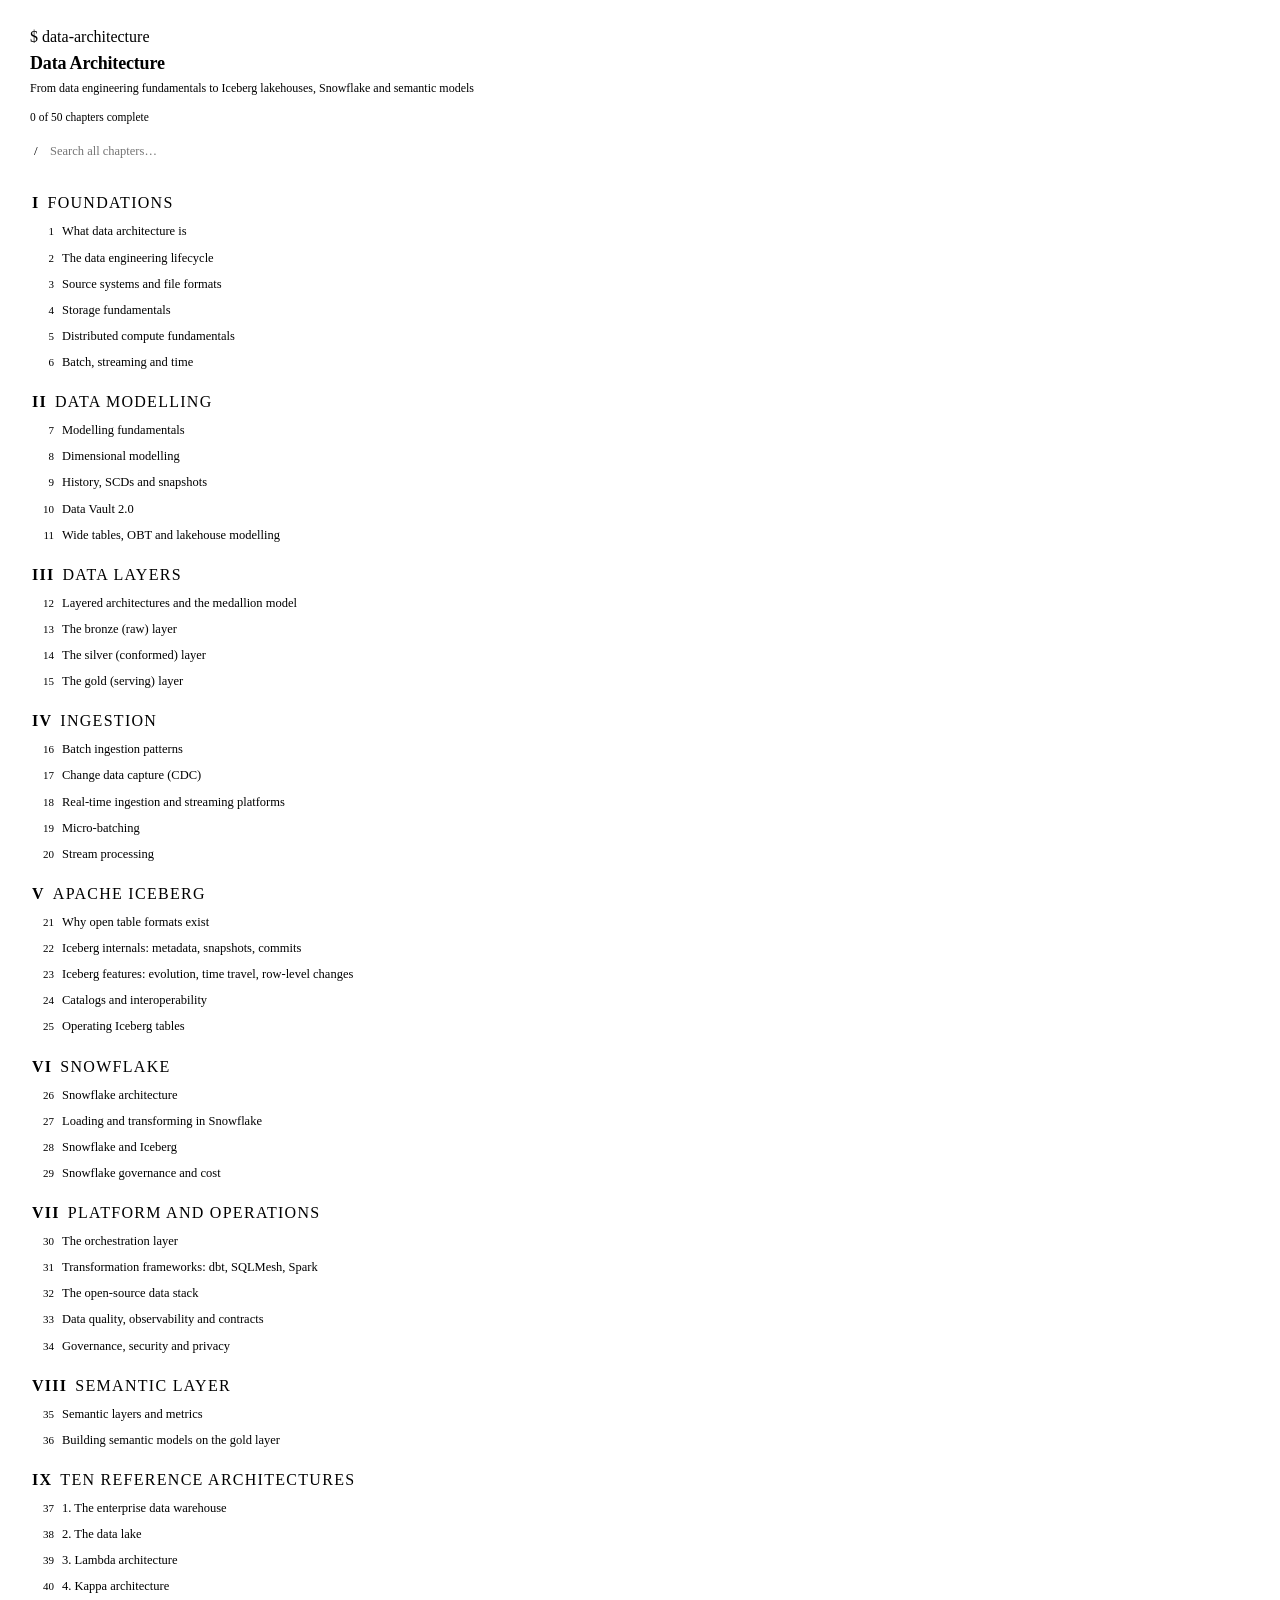
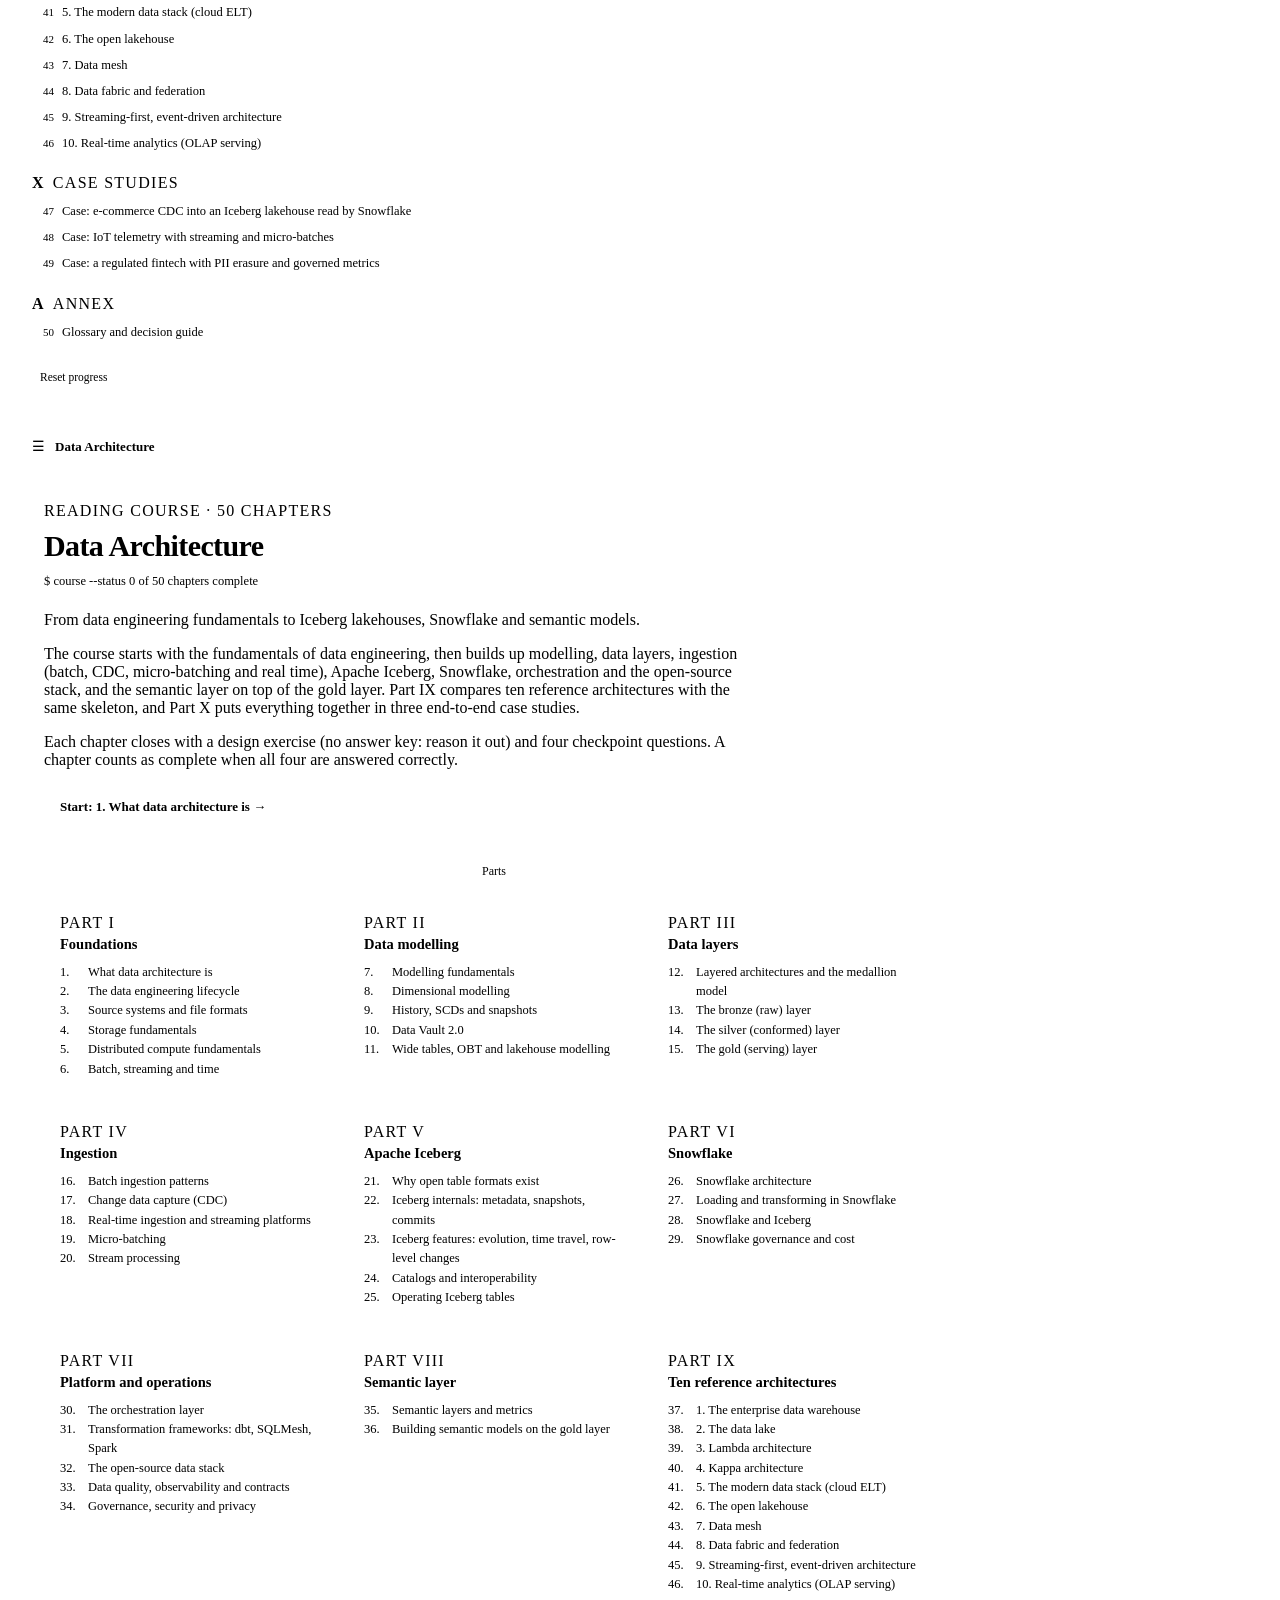
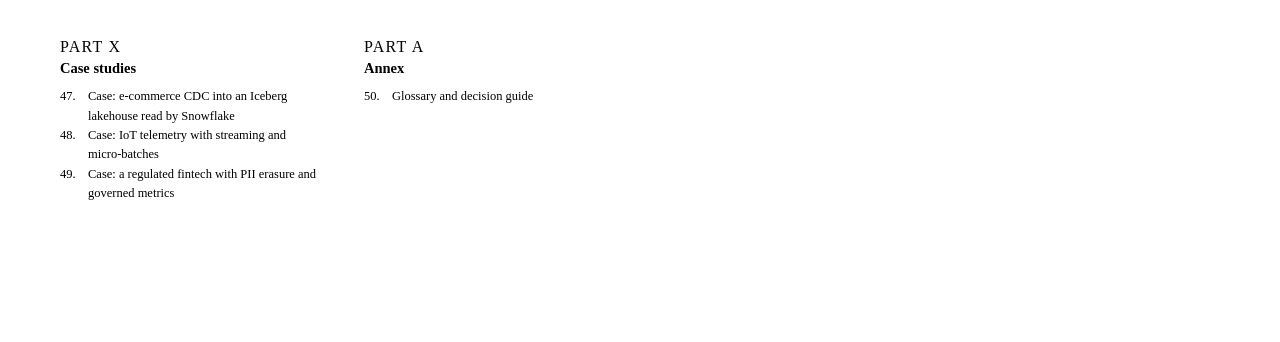
<file: courses/data-architecture/index.html>
<!doctype html>
<html lang="en">
<head>
<meta charset="utf-8">
<meta name="viewport" content="width=device-width, initial-scale=1, viewport-fit=cover">
<title>Data Architecture</title>
<!--
  Data Architecture trail (engine "none": reading only, nothing runs on the server).
  Content lives in content/<lang>/ (en, es, pt): manifest.json lists parts and chapters, and each
  chapter is NN-<id>.json, a list of blocks rendered below (see RENDER in the script).
  Theme, fonts and the top bar (theme picker, EN | ES | PT) come from the hub: /hub/theme.css and
  trail-hub.js, injected at the end of <head>. window.COURSE.lang is the chosen language.
  Page contract (docs/ADDING_A_COURSE.md): relative URLs, TRAIL.progress(done, total), and
  localStorage keys prefixed with the trail id.
-->
<!-- course styles -->
<link rel="stylesheet" href="course.css">
</head>
<body class="course-page">
<div class="course-layout">
  <aside class="course-sidebar" id="course-sidebar">
    <div class="side-head">
      <div class="eyebrow"><span class="cmd">$ data-architecture</span></div>
      <h1><a href="#/" id="course-title">Data Architecture</a></h1>
      <div class="sub" id="course-subtitle"></div>
    </div>
    <div class="progress"><div class="course-progress-bar"><div id="bar"></div></div><small id="ptext"></small></div>
    <div class="search-wrap"><input class="search" id="search" type="search"></div>
    <div class="results" id="results" hidden></div>
    <nav id="course-nav"></nav>
    <div class="tools"><button type="button" id="reset"></button></div>
  </aside>
  <main class="course-main" id="course-main">
    <div class="course-mobile"><button type="button" id="course-menu">☰</button><span id="mobile-title">Data Architecture</span></div>
    <div class="course-content" id="course-content"><p class="loading">loading…</p></div>
  </main>
</div>

<script src="course.js"></script>
</body>
</html>
</file>
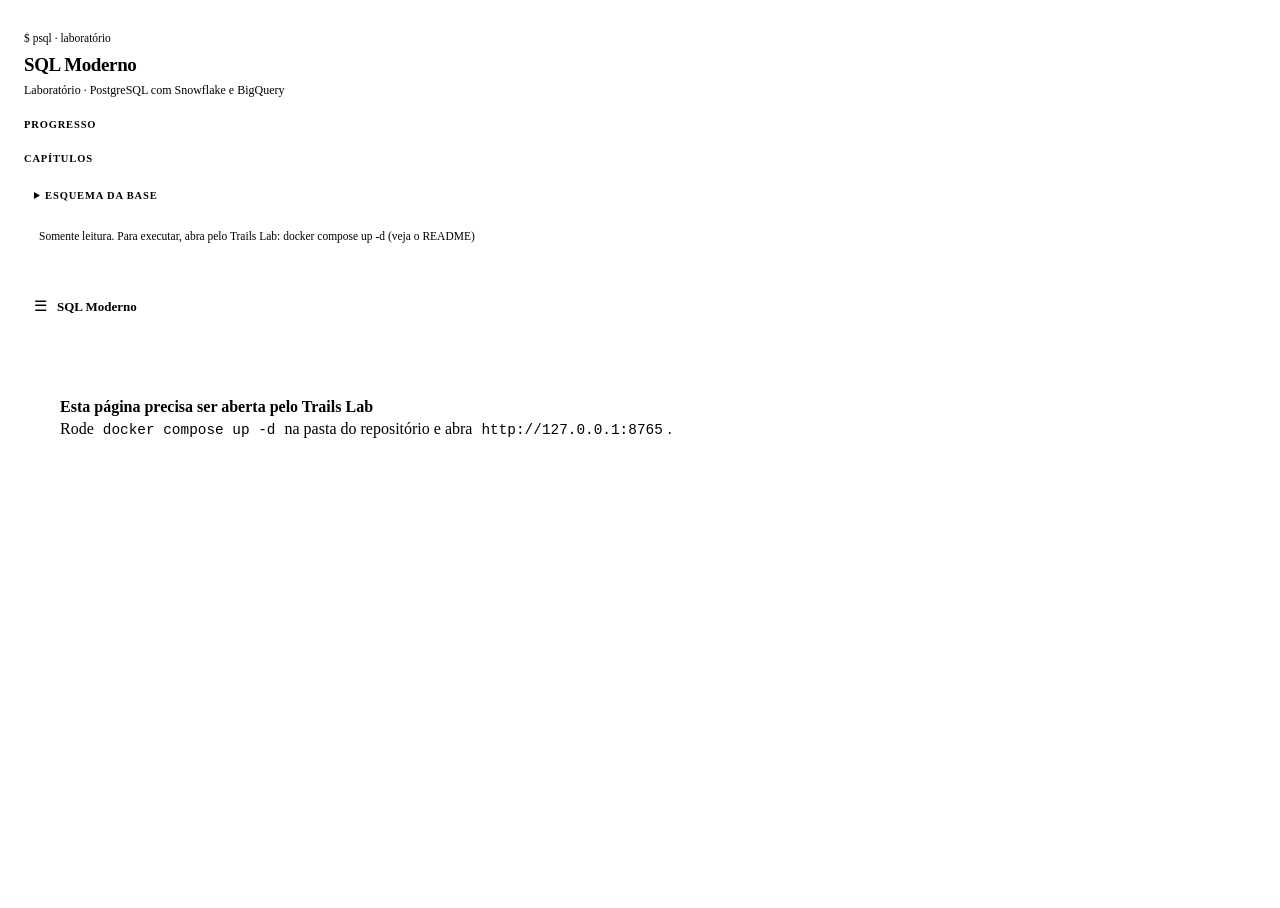
<file: courses/sql/index.html>
<!DOCTYPE html>
<html lang="pt-BR">
<head>
<meta charset="utf-8">
<meta name="viewport" content="width=device-width, initial-scale=1, viewport-fit=cover">
<title>SQL Moderno — Laboratório</title>
<!-- course styles -->
<link rel="stylesheet" href="course.css">
</head>
<body class="course-page">
<div class="course-layout">
  <aside class="course-sidebar" id="course-sidebar">
    <div class="marca" id="marca">psql · lab</div>
    <h1 id="course-title">SQL Moderno</h1>
    <div class="sub" id="course-subtitle"></div>
    <div class="progresso"><span class="rotulo" id="rotProgresso"></span><div class="course-progress-bar"><div id="barra"></div></div><small id="txtProgresso"></small></div>
    <span class="rotulo" id="rotCapitulos"></span>
    <nav id="course-nav"></nav>
    <details class="esquema" id="esquemaBox"><summary id="rotEsquema"></summary><div id="esquema"><small id="esqCarregando"></small></div></details>
    <div class="motor" id="engine-status"><i></i><span></span></div>
  </aside>
  <main class="course-main" id="course-main">
    <div class="course-mobile"><button id="course-menu" type="button">☰</button><b id="mobile-title">SQL Moderno</b></div>
    <div class="course-content" id="course-content"></div>
  </main>
</div>
<script src="course.js"></script>
</body>
</html>
</file>
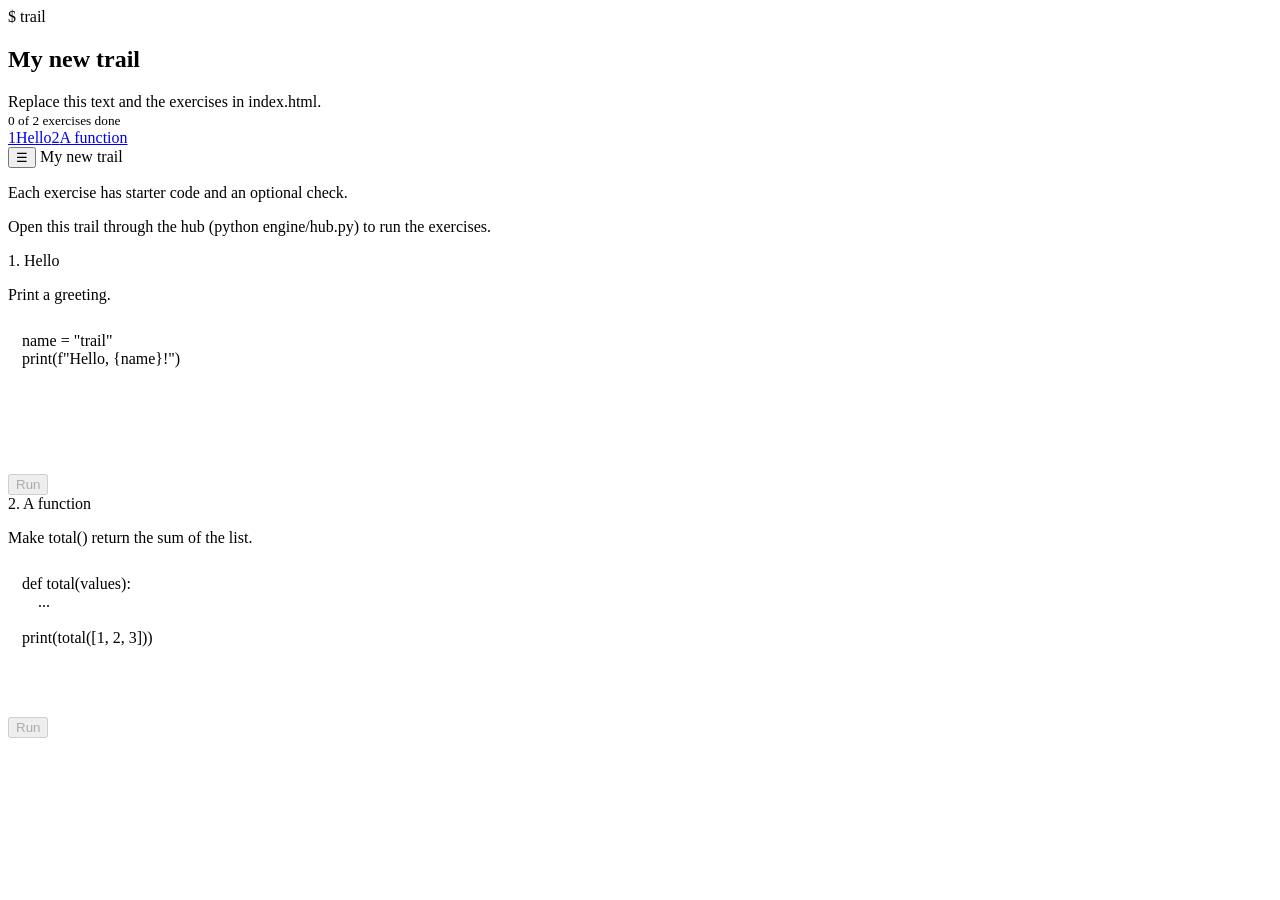
<file: trails/_template/index.html>
<!doctype html>
<html lang="en" class="tl">
<head>
<meta charset="utf-8">
<meta name="viewport" content="width=device-width, initial-scale=1">
<title>My new trail</title>
<!--
  Trail template. Copy this folder with:   python tools/new_trail.py <id> --title "..."
  The rules every trail page follows (details in docs/ADDING_A_TRAIL.md):
    1. Call the engine with RELATIVE urls ("api/run", never "/api/run").
    2. Send the header  X-Lab-Token: window.LAB_TOKEN  on every API call.
    3. Report progress with  window.TRAIL.progress(done, total).
    4. Build on the shared kit: class "tl" on <html> gives the layout, prose and components of
       /hub/trail-base.css; colours are the --th-* tokens of /hub/theme.css. Read window.TRAIL.lang ('en'|'es'|'pt').
    5. Keep your own localStorage keys prefixed with the trail id.
  The hub injects /hub/theme.css, /hub/trail-base.css, window.LAB_TOKEN, window.TRAIL and the top-bar
  script (theme picker, EN | ES | PT toggle, trail switcher) at the end of the head element.
-->
<style>
/* Layout (sidebar | reading area), prose, nav, progress, exercise boxes (.ex), buttons (.btn) and
  check results (.result) come from /hub/trail-base.css. This block only adds what the template
  needs on top: a plain code box and the output area. It is not in a CSS layer, so it wins over the kit. */
.ex .code {
  display: block;
  width: 100%;
  min-height: 130px;
  font: 13px/21px var(--th-mono);
  color: var(--th-ink);
  background: var(--th-code);
  border: 1px solid var(--th-line);
  border-radius: 8px;
  padding: 12px 14px;
  resize: vertical;
  tab-size: 4;
}
.ex .code:focus {
  border-color: var(--th-accent);
  outline: none;
}
.ex .title .ck {
  color: var(--th-ok);
}
.out {
  margin: 10px 0 0;
  font: 13px/1.6 var(--th-mono);
  white-space: pre-wrap;
  background: var(--th-code);
  border: 1px solid var(--th-line);
  border-radius: 8px;
  padding: 10px 12px;
  overflow-x: auto;
}
.out:empty {
  display: none;
}
.out table {
  width: auto;
  font-size: 12.5px;
}
.out th,
.out td {
  padding: 4px 10px;
}
</style>
</head>
<body>
<div class="app">
  <aside id="side">
    <div class="side-head">
      <div class="eyebrow"><span class="cmd">$ trail</span></div>
      <h1 id="title">My new trail</h1>
      <div class="sub">Replace this text and the exercises in index.html.</div>
    </div>
    <div class="progress">
      <div class="bar"><div id="bar"></div></div>
      <small id="progress"></small>
    </div>
    <nav id="nav" aria-label="Exercises"></nav>
  </aside>
  <main>
    <div class="mobile-top">
      <button type="button" id="menu" aria-label="Menu" aria-controls="side">☰</button>
      <span id="mobile-title"></span>
    </div>
    <div class="content">
      <p class="summary">Each exercise has starter code and an optional check.</p>
      <div id="exercises"></div>
    </div>
  </main>
</div>

<script>
(function () {
  'use strict';
  var TRAIL = window.TRAIL || {};
  var ENGINE = TRAIL.engine || 'python';
  var STORE = (TRAIL.id || 'template') + '-progress-v1';      // rule 5: prefix your keys with the trail id
  // rule 4: UI text in the language picked in the top bar (TRAIL.t falls back to English)
  var UI = {
    progress: { en: '{d} of {t} exercises done', es: '{d} de {t} ejercicios hechos', pt: '{d} de {t} exercícios feitos' },
    run: { en: 'Run', es: 'Ejecutar', pt: 'Executar' },
    running: { en: 'Running…', es: 'Ejecutando…', pt: 'Executando…' },
    passed: { en: '✓ Done', es: '✓ Hecho', pt: '✓ Feito' },
    failed: { en: 'The code ended with an error.', es: 'El código terminó con un error.', pt: 'O código terminou com um erro.' },
    noEngine: { en: 'The engine did not answer: ', es: 'El motor no respondió: ', pt: 'O motor não respondeu: ' },
    openHub: { en: 'Open this trail through the hub (python engine/hub.py) to run the exercises.',
               es: 'Abre esta ruta a través del hub (python engine/hub.py) para ejecutar los ejercicios.',
               pt: 'Abra esta trilha pelo hub (python engine/hub.py) para executar os exercícios.' }
  };
  function t(key, vars) {
    var s = TRAIL.t ? TRAIL.t(UI[key]) : UI[key].en;
    return s.replace(/\{(\w+)\}/g, function (_, k) { return vars[k]; });
  }

  // ---- Exercises: edit these. "check" is optional.
  //  python engine:   check is Python code run after the learner's code; use assert.
  //  postgres engine: check is a reference query; the result must match it.
  var PYTHON_EXERCISES = [
    { id: 'hello', title: '1. Hello', text: 'Print a greeting.',
      code: 'name = "trail"\nprint(f"Hello, {name}!")', check: '' },
    { id: 'total', title: '2. A function', text: 'Make total() return the sum of the list.',
      code: 'def total(values):\n    ...\n\nprint(total([1, 2, 3]))',
      check: 'assert total([1, 2, 3]) == 6, "total([1, 2, 3]) should be 6"' }
  ];
  var SQL_EXERCISES = [
    { id: 'all-notes', title: '1. Read a table', text: 'List every note.',
      code: 'SELECT * FROM __SCHEMA__.notes ORDER BY id;', check: '' },
    { id: 'long-notes', title: '2. Filter', text: 'Return the topics that took more than 30 minutes.',
      code: 'SELECT topic\nFROM __SCHEMA__.notes\nWHERE ...;',
      check: 'SELECT topic FROM __SCHEMA__.notes WHERE minutes > 30;' }
  ];
  var EXERCISES = ENGINE === 'postgres' ? SQL_EXERCISES : PYTHON_EXERCISES;

  // ---- progress (rule 3)
  var state = { done: {} };
  try { state = JSON.parse(localStorage.getItem(STORE)) || state; } catch (e) {}
  function updateProgress() {
    var done = EXERCISES.filter(function (x) { return state.done[x.id]; }).length;
    document.getElementById('progress').textContent = t('progress', { d: done, t: EXERCISES.length });
    document.getElementById('bar').style.width = (100 * done / EXERCISES.length) + '%';
    EXERCISES.forEach(function (x) {
      document.querySelectorAll('[data-ck="' + x.id + '"]').forEach(function (ck) { ck.textContent = state.done[x.id] ? ' ✓' : ''; });
    });
    if (TRAIL.progress) TRAIL.progress(done, EXERCISES.length);
  }
  function markDone(id) {
    state.done[id] = true;
    try { localStorage.setItem(STORE, JSON.stringify(state)); } catch (e) {}
    updateProgress();
  }

  // ---- engine calls (rules 1 and 2)
  function api(action, body) {
    return fetch('api/' + action, body ? {
      method: 'POST', headers: { 'Content-Type': 'application/json', 'X-Lab-Token': window.LAB_TOKEN },
      body: JSON.stringify(body)
    } : { headers: { 'X-Lab-Token': window.LAB_TOKEN } }).then(function (r) { return r.json(); });
  }
  function run(ex, code) {
    if (ENGINE === 'postgres') return api('run', { sql: code, expected: ex.check || undefined });
    return api('run', { code: code, check: ex.check || undefined });
  }

  // ---- rendering results: each returns { ok, output (HTML), message (when not ok) }
  function esc(s) { return String(s == null ? 'NULL' : s).replace(/[&<>"]/g, function (c) { return { '&': '&amp;', '<': '&lt;', '>': '&gt;', '"': '&quot;' }[c]; }); }
  function showPython(res) {
    var output = (res.output || []).map(function (p) { return esc(p[1]); }).join('');
    if (res.status === 'ok') return { ok: true, output: output };
    return { ok: false, output: output, message: res.status === 'failed' ? (res.assertion || 'check failed') : t('failed') };
  }
  function showSql(res) {
    if (!res.ok) return { ok: false, output: '', message: (res.error && res.error.message) || 'error' };
    var tables = (res.results || []).filter(function (r) { return r.columns; });
    var last = tables[tables.length - 1];
    var output = last ? '<table><thead><tr>' + last.columns.map(function (c) { return '<th>' + esc(c) + '</th>'; }).join('') + '</tr></thead><tbody>' +
      last.rows.map(function (row) { return '<tr>' + row.map(function (v) { return '<td>' + esc(v) + '</td>'; }).join('') + '</tr>'; }).join('') +
      '</tbody></table>' : 'OK';
    if (res.check && !res.check.ok) return { ok: false, output: output, message: res.check.reason };
    return { ok: true, output: output };
  }

  // ---- page
  var side = document.getElementById('side');
  var box = document.getElementById('exercises');
  var nav = document.getElementById('nav');
  if (!window.LAB_TOKEN && ENGINE !== 'none') {
    box.insertAdjacentHTML('beforebegin', '<p class="msg">' + t('openHub') + '</p>');
  }
  EXERCISES.forEach(function (ex, i) {
    nav.insertAdjacentHTML('beforeend', '<a href="#ex-' + esc(ex.id) + '"><span class="n">' + (i + 1) + '</span>' +
      '<span class="t">' + esc(ex.title.replace(/^\d+\.\s*/, '')) + '</span><span class="ck" data-ck="' + esc(ex.id) + '"></span></a>');
    var el = document.createElement('section');
    el.className = 'ex';
    el.id = 'ex-' + ex.id;
    el.innerHTML = '<div class="title">' + esc(ex.title) + '<span class="ck" data-ck="' + esc(ex.id) + '"></span></div>' +
      '<p class="prompt">' + esc(ex.text) + '</p>' +
      '<textarea class="code" spellcheck="false" aria-label="Code for ' + esc(ex.title) + '"></textarea>' +
      '<div class="actions"><button type="button" class="btn prim">' + t('run') + '</button></div>' +
      '<div class="result" aria-live="polite"></div><pre class="out"></pre>';
    var area = el.querySelector('textarea'), btn = el.querySelector('button');
    var result = el.querySelector('.result'), out = el.querySelector('.out');
    area.value = ex.code;
    btn.disabled = !window.LAB_TOKEN;
    if (ENGINE === 'none') { btn.hidden = true; area.readOnly = true; }   // reading-only trail: nothing to run
    btn.addEventListener('click', function () {
      btn.disabled = true;
      result.className = 'result vis'; result.textContent = t('running'); out.innerHTML = '';
      run(ex, area.value).then(function (res) {
        var shown = ENGINE === 'postgres' ? showSql(res) : showPython(res);
        out.innerHTML = shown.output;
        result.className = 'result vis ' + (shown.ok ? 'ok' : 'fail');
        result.textContent = shown.ok ? t('passed') : '✗ ' + shown.message;
        if (shown.ok) markDone(ex.id);
      }).catch(function (e) {
        result.className = 'result vis fail'; result.textContent = t('noEngine') + e.message;
      }).then(function () { btn.disabled = false; });
    });
    box.appendChild(el);
  });

  // ---- narrow screens: the menu button opens the sidebar, a link closes it
  document.getElementById('menu').addEventListener('click', function () { side.classList.toggle('open'); });
  nav.addEventListener('click', function () { side.classList.remove('open'); });

  var title = (TRAIL.titles && TRAIL.titles[TRAIL.lang]) || TRAIL.title;
  if (title) { document.getElementById('title').textContent = title; document.title = title; }
  document.getElementById('mobile-title').textContent = document.getElementById('title').textContent;
  updateProgress();
})();
</script>
</body>
</html>
</file>
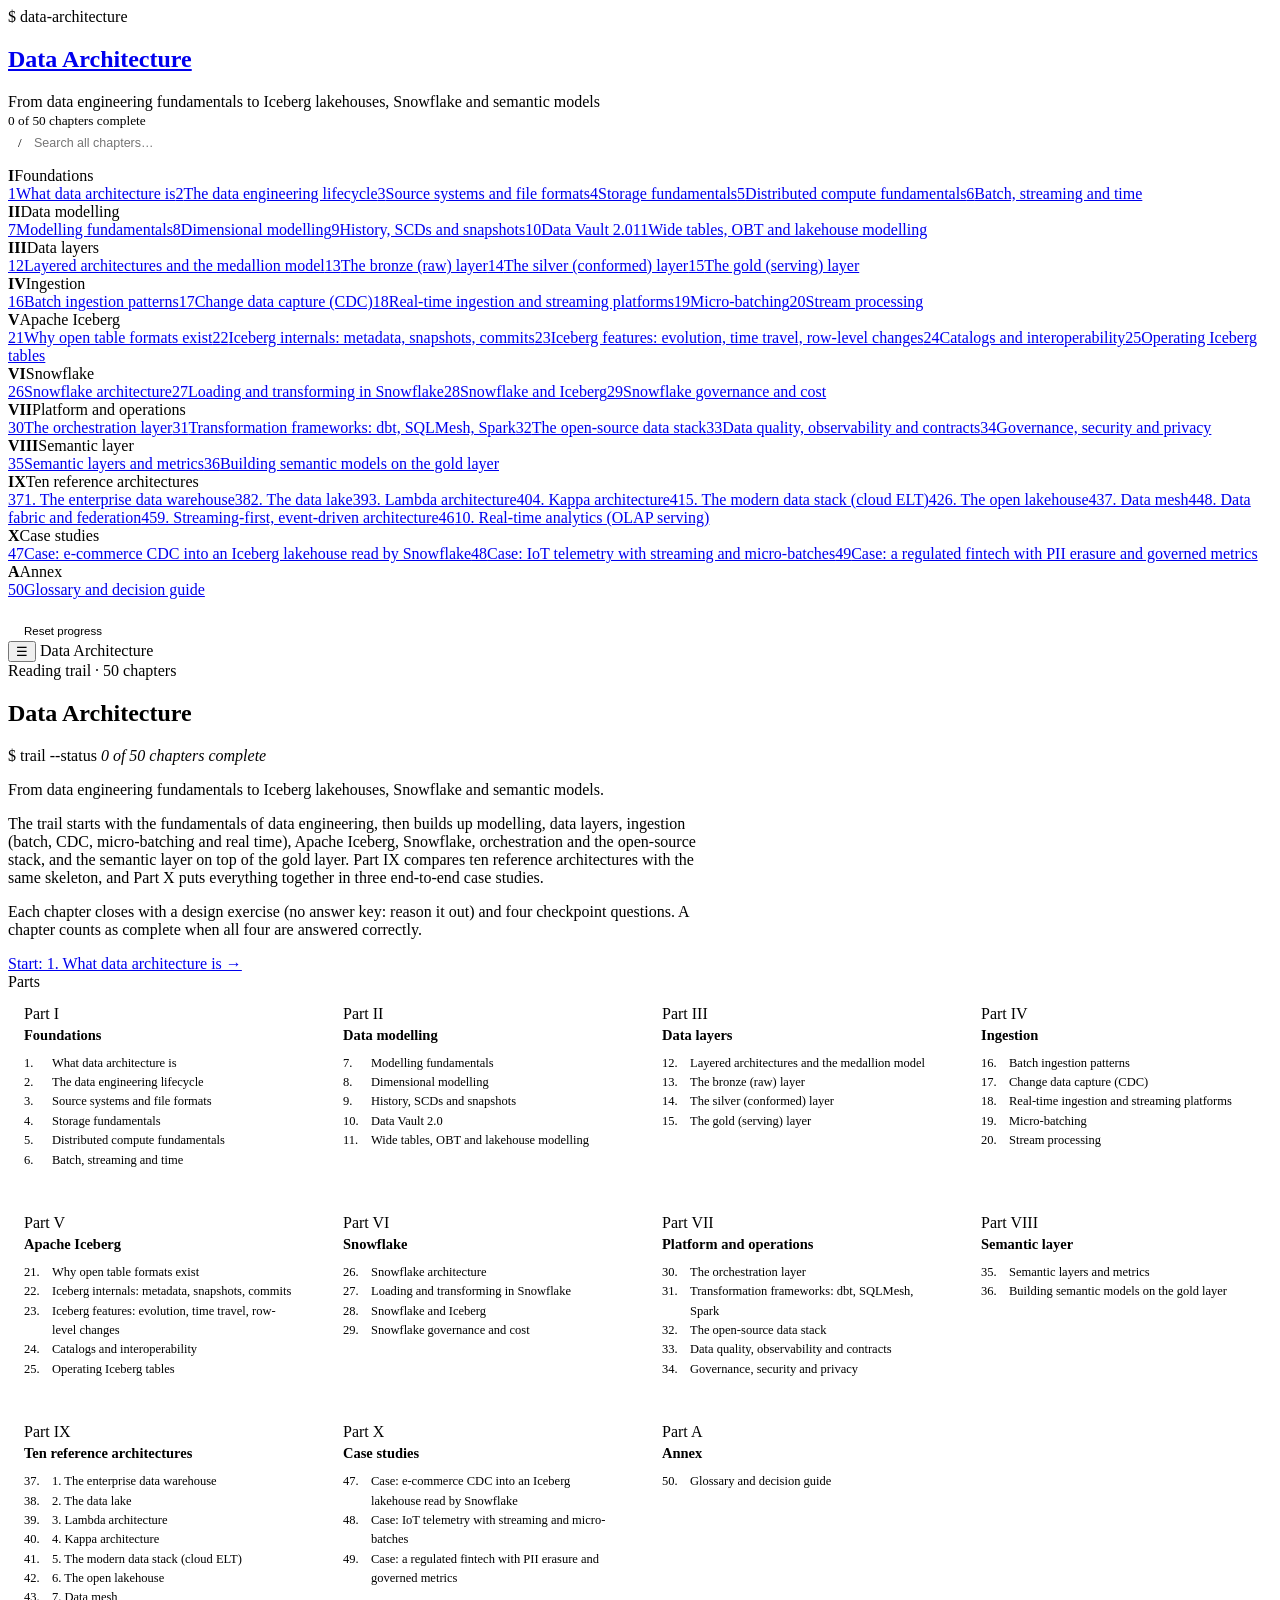
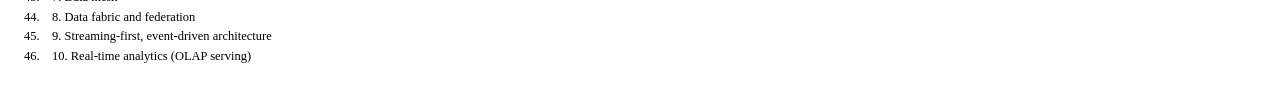
<file: trails/data-architecture/index.html>
<!doctype html>
<html lang="en" class="tl">
<head>
<meta charset="utf-8">
<meta name="viewport" content="width=device-width, initial-scale=1, viewport-fit=cover">
<title>Data Architecture</title>
<!--
  Data Architecture trail (engine "none": reading only, nothing runs on the server).
  Content lives in content/<lang>/ (en, es, pt): manifest.json lists parts and chapters, and each
  chapter is NN-<id>.json, a list of blocks rendered below (see RENDER in the script).
  Theme, fonts and the top bar (theme picker, EN | ES | PT) come from the hub: /hub/theme.css and
  trail-hub.js, injected at the end of <head>, together with the shared page kit /hub/trail-base.css. window.TRAIL.lang is the chosen language.
  Page contract (docs/ADDING_A_TRAIL.md): relative URLs, TRAIL.progress(done, total), and
  localStorage keys prefixed with the trail id.
-->
<style>
/* Layout, prose, nav, progress, call-outs, pager and home-page basics come from the shared kit
  /hub/trail-base.css (class "tl" on <html>). This block keeps only what is particular to this trail;
  it is not in a CSS layer, so it wins over the kit. */

/* ---------------------------------------------------------------- sidebar: search, tools */
.search {
  width: 100%;
  font-size: 12.5px;
  padding: 7px 10px 7px 26px;
  border: 1px solid var(--th-line);
  border-radius: 6px;
  background: var(--th-main);
  color: var(--th-ink);
  margin-bottom: 10px;
  background-image: none;
}
.search-wrap {
  position: relative;
}
.search-wrap::before {
  content: "/";
  position: absolute;
  left: 10px;
  top: 6px;
  color: var(--th-ink-3);
  font-size: 13px;
}
.results {
  margin: 0 0 12px;
  font-size: 12.5px;
  border: 1px solid var(--th-line);
  border-radius: 8px;
  background: var(--th-main);
  padding: 4px;
}
.results a {
  display: block;
  padding: 6px 8px;
  border-radius: 5px;
  text-decoration: none;
  color: var(--th-ink);
  line-height: 1.4;
}
.results a:hover {
  background: var(--th-surface);
}
.results a small {
  display: block;
  color: var(--th-ink-3);
  font-size: 11px;
}
.results .none {
  color: var(--th-ink-3);
  padding: 6px 8px;
}
.tools {
  margin: 22px 6px 0;
  display: flex;
  gap: 8px;
  flex-wrap: wrap;
}
.tools button {
  font-size: 11.5px;
  background: var(--th-surface);
  border: 1px solid var(--th-line);
  color: var(--th-ink-2);
  border-radius: 6px;
  padding: 4px 10px;
  cursor: pointer;
}
.tools button:hover {
  border-color: var(--th-line-2);
  color: var(--th-ink);
}

/* ---------------------------------------------------------------- reading area */
.toc {
  background: var(--th-surface);
  border: 1px solid var(--th-line);
  border-radius: 8px;
  padding: 12px 18px;
  margin: 0 0 30px;
  font-size: 13px;
}
.toc ol {
  margin: 8px 0 0;
  padding-left: 0;
  list-style: none;
  columns: 2;
  column-gap: 24px;
}
.toc li {
  break-inside: avoid;
  margin: 2px 0;
}
.toc a {
  text-decoration: none;
  color: var(--th-ink-2);
}
.toc a:hover {
  color: var(--th-link);
}
.toc a::before {
  content: "# ";
  color: var(--th-ink-3);
}
.codebox {
  margin: 0 0 22px;
  border: 1px solid var(--th-line);
  border-radius: 8px;
  overflow: hidden;
  background: var(--th-code);
}
.codebox .hd {
  display: flex;
  justify-content: space-between;
  align-items: center;
  gap: 10px;
  background: var(--th-surface);
  border-bottom: 1px solid var(--th-line);
  padding: 6px 12px;
  font-size: 11.5px;
  color: var(--th-ink-2);
}
.codebox .hd span::before {
  content: "● ";
  color: var(--th-none);
}
.codebox .hd button {
  font: 11px var(--th-mono);
  background: var(--th-main);
  border: 1px solid var(--th-line);
  color: var(--th-ink-2);
  border-radius: 5px;
  padding: 2px 8px;
  cursor: pointer;
}
.codebox .hd button:hover {
  color: var(--th-ink);
  border-color: var(--th-line-2);
}
.codebox pre {
  margin: 0;
  padding: 14px 16px;
  overflow-x: auto;
  font: 13px/1.6 var(--th-mono);
}
.codebox pre code {
  background: none;
  padding: 0;
  font-size: inherit;
}
.kw {
  color: var(--th-kw);
}
.cm {
  color: var(--th-com);
  font-style: italic;
}
.st {
  color: var(--th-str);
}
figure {
  margin: 0 0 24px;
}
figure .ft {
  font: 600 11px/1.3 var(--th-mono);
  text-transform: uppercase;
  letter-spacing: .08em;
  color: var(--th-ink-3);
  margin-bottom: 10px;
}
figcaption {
  font-size: 12.5px;
  color: var(--th-ink-3);
  margin-top: 8px;
}
figcaption::before {
  content: "↳ ";
}
.flow {
  display: flex;
  align-items: stretch;
  flex-wrap: wrap;
  gap: 6px;
}
.flow .step {
  flex: 1 1 120px;
  background: var(--th-surface);
  border: 1px solid var(--th-line);
  border-top: 2px solid var(--th-accent);
  border-radius: 6px;
  padding: 9px 11px;
  font-size: 12.5px;
  line-height: 1.4;
  min-width: 110px;
}
.flow .step b {
  display: block;
  font-size: 13px;
  margin-bottom: 2px;
}
.flow .step span {
  color: var(--th-ink-2);
  font-size: 11.5px;
}
.flow .arrow {
  align-self: center;
  color: var(--th-ink-3);
  font-size: 16px;
  flex: 0 0 auto;
}
.stack .layer {
  border: 1px solid var(--th-line);
  border-radius: 6px;
  padding: 9px 14px;
  margin-bottom: 4px;
  font-size: 13px;
  line-height: 1.45;
  display: grid;
  grid-template-columns: minmax(130px, 30%) 1fr;
  gap: 12px;
  background: color-mix(in srgb, var(--th-accent) var(--mix), var(--th-surface));
}
.stack .layer span {
  color: var(--th-ink-2);
  font-size: 12.5px;
}
.ascii {
  margin: 0;
  padding: 14px 16px;
  overflow-x: auto;
  font: 12.5px/1.45 var(--th-mono);
  background: var(--th-code);
  border: 1px solid var(--th-line);
  border-radius: 8px;
  color: var(--th-ink-2);
}
.box {
  border: 1px solid var(--th-line);
  border-radius: 8px;
  padding: 14px 18px 4px;
  margin: 0 0 24px;
  background: var(--th-surface);
}
.box .lab {
  font: 700 11px/1.2 var(--th-mono);
  text-transform: uppercase;
  letter-spacing: .08em;
  margin-bottom: 6px;
}
.box h5 {
  font-size: 15px;
  margin: 0 0 8px;
}
.box.case .lab {
  color: var(--th-link);
}
.box.case .lab::before {
  content: "$ ";
  color: var(--th-ink-3);
}
.box.exercise {
  border-style: dashed;
  border-color: var(--th-warn);
  background: transparent;
}
.box.exercise .lab {
  color: var(--th-warn);
}
.box.keypoints {
  background: var(--th-ok-bg);
  border-color: transparent;
}
.box.keypoints .lab {
  color: var(--th-ok);
}
details.hints {
  margin: 0 0 14px;
  font-size: 13.5px;
}
details.hints summary {
  cursor: pointer;
  color: var(--th-ink-2);
}
.quizhead {
  font-size: 20px;
  margin: 50px 0 4px;
}
.quizhead::before {
  content: "## ";
  color: var(--th-ink-3);
  font-weight: 400;
}
.quizsub {
  color: var(--th-ink-2);
  font-size: 13px;
  margin-bottom: 16px;
}
.quiz {
  border: 1px solid var(--th-line);
  border-radius: 8px;
  padding: 14px 18px;
  margin: 0 0 14px;
  background: var(--th-surface);
}
.quiz .q {
  font-weight: 700;
  margin-bottom: 10px;
}
.quiz .opts {
  display: grid;
  gap: 6px;
}
.quiz button.opt {
  text-align: left;
  font-size: 13.5px;
  line-height: 1.5;
  background: var(--th-main);
  color: var(--th-ink);
  border: 1px solid var(--th-line);
  border-radius: 6px;
  padding: 8px 12px;
  cursor: pointer;
  display: flex;
  gap: 10px;
}
.quiz button.opt .k {
  color: var(--th-ink-3);
}
.quiz button.opt:hover:not(:disabled) {
  border-color: var(--th-accent);
}
.quiz button.opt.right {
  border-color: var(--th-ok);
  background: var(--th-ok-bg);
}
.quiz button.opt.wrong {
  border-color: var(--th-err);
  background: var(--th-err-bg);
}
.quiz button.opt:disabled {
  cursor: default;
}
.quiz .why {
  margin-top: 10px;
  font-size: 13.5px;
}
.quiz .why.right b {
  color: var(--th-ok);
}
.quiz .why.wrong b {
  color: var(--th-err);
}
.quiz .retry {
  margin-top: 8px;
  font: 12px var(--th-mono);
  background: var(--th-main);
  border: 1px solid var(--th-line);
  color: var(--th-ink-2);
  border-radius: 6px;
  padding: 3px 10px;
  cursor: pointer;
}
.home-intro {
  color: var(--th-ink-2);
  max-width: 720px;
}
.parts {
  display: grid;
  grid-template-columns: repeat(auto-fill, minmax(min(100%, 250px), 1fr));
  gap: 12px;
}
.partcard {
  position: relative;
  border: 1px solid var(--th-line);
  border-radius: 8px;
  padding: 14px 16px 18px;
  background: var(--th-surface);
  overflow: hidden;
}
.partcard:hover {
  border-color: var(--th-line-2);
}
.partcard h4 {
  margin: 4px 0 10px;
  font-size: 14.5px;
}
.partcard ol {
  margin: 0;
  padding-left: 0;
  list-style: none;
  font-size: 12.5px;
  line-height: 1.55;
}
.partcard li {
  display: flex;
  gap: 6px;
}
.partcard li > span:first-child {
  color: var(--th-ink-3);
  min-width: 22px;
}
.partcard li a {
  text-decoration: none;
  color: var(--th-ink-2);
}
.partcard li a:hover {
  color: var(--th-link);
}
.partcard li .ck {
  color: var(--th-ok);
}
.partcard .bar {
  position: absolute;
  left: 0;
  right: 0;
  bottom: 0;
  height: 3px;
  border-radius: 0;
}
@media (max-width: 900px) {
  .toc ol {
    columns: 1;
  }
  .stack .layer {
    grid-template-columns: 1fr;
    gap: 2px;
  }
  .flow {
    flex-direction: column;
  }
  .flow .step {
    flex: 0 0 auto;
  }
  .flow .arrow {
    transform: rotate(90deg);
    align-self: center;
  }
}
</style>
</head>
<body>
<div class="app">
  <aside id="side">
    <div class="side-head">
      <div class="eyebrow"><span class="cmd">$ data-architecture</span></div>
      <h1><a href="#/" id="sideTitle">Data Architecture</a></h1>
      <div class="sub" id="subtitle"></div>
    </div>
    <div class="progress">
      <div class="bar"><div id="bar"></div></div>
      <small id="ptext"></small>
    </div>
    <div class="search-wrap"><input class="search" id="search" type="search"></div>
    <div class="results" id="results" hidden></div>
    <nav id="nav"></nav>
    <div class="tools"><button type="button" id="reset"></button></div>
  </aside>
  <main id="main">
    <div class="mobile-top">
      <button type="button" id="menu">☰</button>
      <span id="mtitle">Data Architecture</span>
    </div>
    <div class="content" id="content"><p class="loading">loading…</p></div>
  </main>
</div>

<script>
(function () {
  'use strict';
  var TRAIL = window.TRAIL || {};
  var LANG = ['en', 'es', 'pt'].indexOf(TRAIL.lang) >= 0 ? TRAIL.lang : 'en';
  var KEY = (TRAIL.id || 'data-architecture') + '-v1';            // localStorage keys start with the trail id

  // ---------------------------------------------------------------- UI strings
  var UI = {
    en: {
      search: 'Search all chapters…', searchLabel: 'Search all chapters', chapters: 'Chapters', reset: 'Reset progress',
      resetConfirm: 'Reset all checkpoint answers and chapter progress for this trail?', menu: 'Open chapter list',
      complete: '{d} of {t} chapters complete', part: 'Part', chapter: 'Chapter', readingTrail: 'Reading trail · {n} chapters',
      intro: ['The trail starts with the fundamentals of data engineering, then builds up modelling, data layers, ingestion (batch, CDC, micro-batching and real time), Apache Iceberg, Snowflake, orchestration and the open-source stack, and the semantic layer on top of the gold layer. Part IX compares ten reference architectures with the same skeleton, and Part X puts everything together in three end-to-end case studies.',
        'Each chapter closes with a design exercise (no answer key: reason it out) and four checkpoint questions. A chapter counts as complete when all four are answered correctly.'],
      start: 'Start', cont: 'Continue', allDone: 'Every chapter is complete.', parts: 'Parts', overview: 'Overview',
      inChapter: 'In this chapter', checkpoint: 'Checkpoint', checkpointSub: 'Answer all four correctly to complete the chapter.',
      minRead: '~{m} min read', answered: '{r} of {t} checkpoint questions answered', done: '✓ Complete',
      prev: '← Previous', next: 'Next →', loadingChapter: 'loading chapter {n}…', cantLoad: 'Could not load this chapter ({e}).',
      correct: 'Correct.', notQuite: 'Not quite.', thinkAgain: 'Think about it again, then retry.', retry: 'Try again',
      copy: 'Copy', copied: 'Copied', selectCopy: 'Select and copy', indexing: 'Indexing…', noMatches: 'No matches.', more: '{n} more…',
      useCase: 'Use case', exercise: 'Design exercise', hints: 'Hints', keypoints: 'Key points',
      note: 'Note', tip: 'Tip', warn: 'Warning', pitfall: 'Pitfall', code: 'Code',
      needHub: 'This trail loads its chapters from <code>content/</code>, so open it through the hub (<code>python engine/hub.py</code> or <code>docker compose up -d</code>, then http://127.0.0.1:8765).',
      progress: 'progress'
    },
    es: {
      search: 'Buscar en todos los capítulos…', searchLabel: 'Buscar en todos los capítulos', chapters: 'Capítulos', reset: 'Reiniciar progreso',
      resetConfirm: '¿Reiniciar todas las respuestas y el progreso de los capítulos de esta ruta?', menu: 'Abrir la lista de capítulos',
      complete: '{d} de {t} capítulos completados', part: 'Parte', chapter: 'Capítulo', readingTrail: 'Ruta de lectura · {n} capítulos',
      intro: ['La ruta empieza por los fundamentos de la ingeniería de datos y luego construye el modelado, las capas de datos, la ingesta (batch, CDC, micro-batching y tiempo real), Apache Iceberg, Snowflake, la orquestación y el stack open source, y la capa semántica sobre la capa gold. La Parte IX compara diez arquitecturas de referencia con la misma estructura, y la Parte X lo integra todo en tres casos de estudio de punta a punta.',
        'Cada capítulo termina con un ejercicio de diseño (sin respuesta: razónalo tú) y cuatro preguntas de control. Un capítulo cuenta como completado cuando las cuatro se responden correctamente.'],
      start: 'Empezar', cont: 'Continuar', allDone: 'Todos los capítulos están completados.', parts: 'Partes', overview: 'Resumen',
      inChapter: 'En este capítulo', checkpoint: 'Control', checkpointSub: 'Responde las cuatro correctamente para completar el capítulo.',
      minRead: '~{m} min de lectura', answered: '{r} de {t} preguntas de control respondidas', done: '✓ Completado',
      prev: '← Anterior', next: 'Siguiente →', loadingChapter: 'cargando el capítulo {n}…', cantLoad: 'No se pudo cargar este capítulo ({e}).',
      correct: 'Correcto.', notQuite: 'No exactamente.', thinkAgain: 'Piénsalo de nuevo y vuelve a intentarlo.', retry: 'Intentar de nuevo',
      copy: 'Copiar', copied: 'Copiado', selectCopy: 'Selecciona y copia', indexing: 'Indexando…', noMatches: 'Sin resultados.', more: '{n} más…',
      useCase: 'Caso de uso', exercise: 'Ejercicio de diseño', hints: 'Pistas', keypoints: 'Puntos clave',
      note: 'Nota', tip: 'Consejo', warn: 'Atención', pitfall: 'Trampa', code: 'Código',
      needHub: 'Esta ruta carga sus capítulos desde <code>content/</code>, así que ábrela a través del hub (<code>python engine/hub.py</code> o <code>docker compose up -d</code>, y luego http://127.0.0.1:8765).',
      progress: 'progreso'
    },
    pt: {
      search: 'Buscar em todos os capítulos…', searchLabel: 'Buscar em todos os capítulos', chapters: 'Capítulos', reset: 'Zerar progresso',
      resetConfirm: 'Zerar todas as respostas e o progresso dos capítulos desta trilha?', menu: 'Abrir a lista de capítulos',
      complete: '{d} de {t} capítulos concluídos', part: 'Parte', chapter: 'Capítulo', readingTrail: 'Trilha de leitura · {n} capítulos',
      intro: ['A trilha começa pelos fundamentos de engenharia de dados e depois constrói modelagem, camadas de dados, ingestão (batch, CDC, micro-batching e tempo real), Apache Iceberg, Snowflake, orquestração e o stack open source, e a camada semântica sobre a camada gold. A Parte IX compara dez arquiteturas de referência com a mesma estrutura, e a Parte X junta tudo em três estudos de caso de ponta a ponta.',
        'Cada capítulo termina com um exercício de design (sem gabarito: raciocine você mesmo) e quatro perguntas de verificação. Um capítulo conta como concluído quando as quatro são respondidas corretamente.'],
      start: 'Começar', cont: 'Continuar', allDone: 'Todos os capítulos estão concluídos.', parts: 'Partes', overview: 'Visão geral',
      inChapter: 'Neste capítulo', checkpoint: 'Verificação', checkpointSub: 'Acerte as quatro para concluir o capítulo.',
      minRead: '~{m} min de leitura', answered: '{r} de {t} perguntas de verificação respondidas', done: '✓ Concluído',
      prev: '← Anterior', next: 'Próximo →', loadingChapter: 'carregando o capítulo {n}…', cantLoad: 'Não foi possível carregar este capítulo ({e}).',
      correct: 'Correto.', notQuite: 'Não exatamente.', thinkAgain: 'Pense de novo e tente outra vez.', retry: 'Tentar de novo',
      copy: 'Copiar', copied: 'Copiado', selectCopy: 'Selecione e copie', indexing: 'Indexando…', noMatches: 'Nenhum resultado.', more: 'mais {n}…',
      useCase: 'Caso de uso', exercise: 'Exercício de design', hints: 'Dicas', keypoints: 'Pontos-chave',
      note: 'Nota', tip: 'Dica', warn: 'Atenção', pitfall: 'Armadilha', code: 'Código',
      needHub: 'Esta trilha carrega os capítulos de <code>content/</code>, então abra-a pelo hub (<code>python engine/hub.py</code> ou <code>docker compose up -d</code>, depois http://127.0.0.1:8765).',
      progress: 'progresso'
    }
  };
  var L = UI[LANG];
  function fmt(s, v) { return String(s).replace(/\{(\w+)\}/g, function (_, k) { return v[k]; }); }

  document.getElementById('search').placeholder = L.search;
  document.getElementById('search').setAttribute('aria-label', L.searchLabel);
  document.getElementById('nav').setAttribute('aria-label', L.chapters);
  document.getElementById('reset').textContent = L.reset;
  document.getElementById('menu').setAttribute('aria-label', L.menu);

  // ---------------------------------------------------------------- state
  var state = { quiz: {}, done: {} };
  try { var saved = JSON.parse(localStorage.getItem(KEY)); if (saved) state = Object.assign(state, saved); } catch (e) {}
  function save() { try { localStorage.setItem(KEY, JSON.stringify(state)); } catch (e) {} }

  // ---------------------------------------------------------------- data (content/<lang>/, English fallback)
  var BASE = 'content/' + LANG + '/', FALLBACK = 'content/en/';
  var manifest = null, chapters = [], byId = {}, cache = {};
  function pad(n) { return (n < 10 ? '0' : '') + n; }
  function fileOf(ch) { return pad(ch.num) + '-' + ch.id + '.json'; }
  function getJSON(url) {
    return fetch(url, { cache: 'no-store' }).then(function (r) {
      if (!r.ok) throw new Error(url + ': HTTP ' + r.status);
      return r.json();
    });
  }
  function getLocal(name) {
    return getJSON(BASE + name).catch(function (e) { if (BASE === FALLBACK) throw e; return getJSON(FALLBACK + name); });
  }
  function loadChapter(id) {
    if (!cache[id]) cache[id] = getLocal(fileOf(byId[id])).catch(function (e) { delete cache[id]; throw e; });
    return cache[id];
  }

  // ---------------------------------------------------------------- text helpers
  function esc(s) {
    return String(s == null ? '' : s).replace(/[&<>"']/g, function (c) {
      return { '&': '&amp;', '<': '&lt;', '>': '&gt;', '"': '&quot;', "'": '&#39;' }[c];
    });
  }
  function inline(s) {             // **bold**, *italic*, `code` on escaped text
    var parts = String(s == null ? '' : s).split('`');
    return parts.map(function (part, i) {
      if (i % 2) return '<code>' + esc(part) + '</code>';
      return esc(part).replace(/\*\*([^*]+)\*\*/g, '<b>$1</b>').replace(/(^|[^*\w])\*([^*\s][^*]*?)\*(?!\w)/g, '$1<i>$2</i>');
    }).join('');
  }
  function plain(s) { return String(s == null ? '' : s).replace(/[*`]/g, ''); }

  var KW = {
    sql: /\b(SELECT|FROM|WHERE|JOIN|LEFT|RIGHT|INNER|OUTER|FULL|ON|GROUP|BY|ORDER|HAVING|WITH|AS|AND|OR|NOT|IN|IS|NULL|CASE|WHEN|THEN|ELSE|END|INSERT|INTO|VALUES|UPDATE|SET|DELETE|MERGE|USING|MATCHED|CREATE|TABLE|VIEW|REPLACE|ALTER|DROP|ADD|PARTITION|PARTITIONED|CLUSTER|OVER|ROWS|RANGE|BETWEEN|PRECEDING|FOLLOWING|CURRENT|ROW|UNION|ALL|DISTINCT|LIMIT|QUALIFY|WINDOW|PRIMARY|KEY|REFERENCES|DEFAULT|INTERVAL|EXISTS|LATERAL|TIMESTAMP|DATE|STREAM|TASK|STAGE|PIPE|COPY|GRANT|TO|ROLE|POLICY|RETURNS|DYNAMIC|WAREHOUSE|SCHEDULE|IF|CALL|TBLPROPERTIES|VERSION|OF|SYSTEM_TIME|TRUE|FALSE)\b/gi,
    python: /\b(def|class|return|import|from|as|if|elif|else|for|while|in|not|and|or|with|yield|lambda|try|except|finally|raise|None|True|False|async|await|pass)\b/g
  };
  function highlight(code, lang) {
    var out = esc(code);
    var hasComment = lang === 'sql' || lang === 'python' || lang === 'yaml' || lang === 'bash';
    if (!KW[lang] && !hasComment) return out;
    return out.split('\n').map(function (line) {
      var cm = '';
      if (lang === 'sql') { var i = line.indexOf('--'); if (i >= 0) { cm = line.slice(i); line = line.slice(0, i); } }
      else if (hasComment) { var m = line.match(/(^|\s)#.*$/); if (m) { cm = line.slice(m.index); line = line.slice(0, m.index); } }
      var segs = line.split(/(&#39;[^&]*?&#39;|&quot;[^&]*?&quot;)/);
      line = segs.map(function (seg, k) {
        if (k % 2) return '<span class="st">' + seg + '</span>';
        return KW[lang] ? seg.replace(KW[lang], '<span class="kw">$1</span>') : seg;
      }).join('');
      return line + (cm ? '<span class="cm">' + cm + '</span>' : '');
    }).join('\n');
  }

  // ---------------------------------------------------------------- block renderers
  var LANGNAME = { sql: 'SQL', python: 'Python', yaml: 'YAML', json: 'JSON', bash: 'Shell', text: 'Text' };
  var codeStore = [];
  var RENDER = {
    h2: function (b) { return '<h3 class="sec" id="' + b._anchor + '">' + inline(b.text) + '</h3>'; },
    h3: function (b) { return '<h4 class="sub">' + inline(b.text) + '</h4>'; },
    p: function (b) { return '<p>' + inline(b.text) + '</p>'; },
    ul: function (b) { return '<ul class="list">' + (b.items || []).map(function (x) { return '<li>' + inline(x) + '</li>'; }).join('') + '</ul>'; },
    ol: function (b) { return '<ol class="list">' + (b.items || []).map(function (x) { return '<li>' + inline(x) + '</li>'; }).join('') + '</ol>'; },
    note: function (b) {
      var k = { note: 1, tip: 1, warn: 1, pitfall: 1 }[b.kind] ? b.kind : 'note';
      return '<div class="callout ' + k + '"><div><div class="lab">' + L[k] + '</div><p>' + inline(b.text) + '</p></div></div>';
    },
    code: function (b) {
      codeStore.push(b.text || '');
      return '<div class="codebox"><div class="hd"><span>' + esc(b.title || LANGNAME[b.lang] || b.lang || L.code) + '</span>' +
        '<button type="button" data-copy="' + (codeStore.length - 1) + '">' + L.copy + '</button></div>' +
        '<pre><code>' + highlight(b.text || '', b.lang) + '</code></pre></div>';
    },
    table: function (b) {
      return '<div class="table"><table><thead><tr>' + (b.head || []).map(function (h) { return '<th>' + inline(h) + '</th>'; }).join('') +
        '</tr></thead><tbody>' + (b.rows || []).map(function (r) {
          return '<tr>' + r.map(function (c) { return '<td>' + inline(c) + '</td>'; }).join('') + '</tr>';
        }).join('') + '</tbody></table></div>';
    },
    flow: function (b) {
      var steps = (b.steps || []).map(function (s) {
        return '<div class="step"><b>' + inline(s.label) + '</b>' + (s.sub ? '<span>' + inline(s.sub) + '</span>' : '') + '</div>';
      }).join('<div class="arrow" aria-hidden="true">→</div>');
      return figure(b, '<div class="flow">' + steps + '</div>');
    },
    stack: function (b) {
      var n = (b.layers || []).length;
      var layers = (b.layers || []).map(function (l, i) {
        var mix = Math.round(4 + 14 * i / Math.max(1, n - 1));          // deeper layers get a stronger tint
        return '<div class="layer" style="--mix:' + mix + '%"><b>' + inline(l.label) + '</b><span>' + inline(l.sub || '') + '</span></div>';
      }).join('');
      return figure(b, '<div class="stack">' + layers + '</div>');
    },
    diagram: function (b) { return figure(b, '<pre class="ascii">' + esc(b.text) + '</pre>'); },
    case: function (b) {
      return '<div class="box case"><div class="lab">' + L.useCase + '</div><h5>' + inline(b.title) + '</h5><p>' + inline(b.text) + '</p>' +
        (b.items && b.items.length ? RENDER.ul(b) : '') + '</div>';
    },
    exercise: function (b) {
      return '<div class="box exercise"><div class="lab">' + L.exercise + '</div><h5>' + inline(b.title) + '</h5><p>' + inline(b.text) + '</p>' +
        (b.hints && b.hints.length ? '<details class="hints"><summary>' + L.hints + '</summary>' + RENDER.ul({ items: b.hints }) + '</details>' : '') + '</div>';
    },
    keypoints: function (b) { return '<div class="box keypoints"><div class="lab">' + L.keypoints + '</div>' + RENDER.ul(b) + '</div>'; },
    quiz: function (b) {
      return '<div class="quiz" data-quiz="' + esc(b.id) + '"><div class="q">' + inline(b.q) + '</div><div class="opts">' +
        (b.options || []).map(function (o, i) {
          return '<button type="button" class="opt" data-i="' + i + '"><span class="k">' + 'abcd'.charAt(i) + ')</span><span>' + inline(o) + '</span></button>';
        }).join('') + '</div><div class="why" hidden></div></div>';
    }
  };
  function figure(b, inner) {
    return '<figure>' + (b.title ? '<div class="ft">' + inline(b.title) + '</div>' : '') + inner +
      (b.caption ? '<figcaption>' + inline(b.caption) + '</figcaption>' : '') + '</figure>';
  }

  // ---------------------------------------------------------------- progress
  function quizzesOf(ch) { return (ch.blocks || []).filter(function (b) { return b.t === 'quiz'; }); }
  function chapterComplete(ch) {
    var qs = quizzesOf(ch);
    return qs.length > 0 && qs.every(function (q) { return state.quiz[q.id] === q.answer; });
  }
  function updateProgress() {
    var total = chapters.length;
    var done = chapters.filter(function (c) { return state.done[c.id]; }).length;
    document.getElementById('bar').style.width = (total ? 100 * done / total : 0) + '%';
    document.getElementById('ptext').textContent = fmt(L.complete, { d: done, t: total });
    if (TRAIL.progress) TRAIL.progress(done, total);
    renderNav();
  }

  // ---------------------------------------------------------------- navigation
  var current = null;
  function renderNav() {
    var html = '';
    manifest.parts.forEach(function (part) {
      html += '<div class="part"><b>' + esc(part.id) + '</b><span>' + esc(part.title) + '</span></div>';
      part.chapters.forEach(function (ch) {
        html += '<a href="#/' + ch.id + '"' + (current === ch.id ? ' class="active" aria-current="page"' : '') + '>' +
          '<span class="n">' + ch.num + '</span><span class="t">' + esc(ch.title) + '</span>' +
          (state.done[ch.id] ? '<span class="ck">✓</span>' : '') + '</a>';
      });
    });
    document.getElementById('nav').innerHTML = html;
  }

  var content = document.getElementById('content'), mainEl = document.getElementById('main');
  function setTitle(t) { document.title = t; document.getElementById('mtitle').textContent = t; }

  function renderHome() {
    current = null;
    setTitle(manifest.title);
    var next = chapters.filter(function (c) { return !state.done[c.id]; })[0];
    var doneCount = chapters.filter(function (c) { return state.done[c.id]; }).length;
    var html = '<div class="eyebrow">' + esc(fmt(L.readingTrail, { n: chapters.length })) + '</div>' +
      '<h2 class="title">' + esc(manifest.title) + '</h2>' +
      '<div class="prompt">$ trail --status <em>' + esc(fmt(L.complete, { d: doneCount, t: chapters.length })) + '</em></div>' +
      '<div class="home-intro"><p>' + esc(manifest.subtitle) + '.</p>' + L.intro.map(function (x) { return '<p>' + esc(x) + '</p>'; }).join('') + '</div>' +
      (next ? '<a class="continue" href="#/' + next.id + '">' + (doneCount ? L.cont : L.start) + ': ' +
        next.num + '. ' + esc(next.title) + ' →</a>' : '<p><b>' + L.allDone + '</b></p>') +
      '<div class="label"><span>' + L.parts + '</span></div>' +
      '<div class="parts">' + manifest.parts.map(function (part) {
        var d = part.chapters.filter(function (c) { return state.done[c.id]; }).length;
        return '<div class="partcard"><div class="eyebrow">' + L.part + ' ' + esc(part.id) + '</div><h4>' + esc(part.title) + '</h4><ol>' +
          part.chapters.map(function (c) {
            return '<li><span>' + c.num + '.</span><a href="#/' + c.id + '">' + esc(c.title) + '</a>' +
              (state.done[c.id] ? '<span class="ck">✓</span>' : '') + '</li>';
          }).join('') + '</ol><div class="bar"><div style="width:' + (100 * d / part.chapters.length) + '%"></div></div></div>';
      }).join('') + '</div>';
    content.innerHTML = html;
    renderNav();
    mainEl.scrollTop = 0;
  }

  function anchorsFor(ch) {
    var used = {}, out = [];
    (ch.blocks || []).forEach(function (b, i) {
      if (b.t !== 'h2') return;
      // anchors come from the section number ("22.1" -> "22-1"), identical in every language
      var num = String(b.text).match(/^\s*(\d+(?:\.\d+)*)/);
      var a = num ? num[1].replace(/\./g, '-') : 's' + (out.length + 1);
      while (used[a]) a += '-x'; used[a] = 1;
      b._anchor = a; out.push(b);
    });
    return out;
  }

  function renderChapter(id, anchor) {
    var meta = byId[id];
    current = id;
    renderNav();
    setTitle(meta.num + '. ' + meta.title);
    content.innerHTML = '<p class="loading">' + esc(fmt(L.loadingChapter, { n: meta.num })) + '</p>';
    loadChapter(id).then(function (ch) {
      if (current !== id) return;
      codeStore = [];
      var sections = anchorsFor(ch);
      var body = '', quizStarted = false;
      (ch.blocks || []).forEach(function (b) {
        if (b.t === 'quiz' && !quizStarted) {
          quizStarted = true;
          body += '<h3 class="quizhead" id="checkpoint">' + L.checkpoint + '</h3><div class="quizsub">' + L.checkpointSub + '</div>';
        }
        var r = RENDER[b.t];
        body += r ? r(b) : '';
      });
      var idx = chapters.indexOf(meta), prev = chapters[idx - 1], nextC = chapters[idx + 1];
      content.innerHTML =
        '<div class="eyebrow">' + L.part + ' ' + esc(meta.part) + ' · ' + esc(meta.partTitle) + ' · ' + L.chapter + ' ' + meta.num + '</div>' +
        '<h2 class="title">' + esc(meta.title) + '</h2>' +
        (ch.summary ? '<p class="summary">' + inline(ch.summary) + '</p>' : '') +
        '<div class="meta" id="cmeta"></div>' +
        (sections.length ? '<div class="toc"><div class="eyebrow">' + L.inChapter + '</div><ol>' + sections.map(function (s) {
          return '<li><a href="#/' + id + '/' + s._anchor + '">' + inline(s.text) + '</a></li>';
        }).join('') + (quizStarted ? '<li><a href="#/' + id + '/checkpoint">' + L.checkpoint + '</a></li>' : '') + '</ol></div>' : '') +
        body +
        '<div class="pager">' +
        (prev ? '<a class="prev" href="#/' + prev.id + '"><small>' + L.prev + '</small>' + prev.num + '. ' + esc(prev.title) + '</a>' : '<a class="prev" href="#/"><small>←</small>' + L.overview + '</a>') +
        (nextC ? '<a class="next" href="#/' + nextC.id + '"><small>' + L.next + '</small>' + nextC.num + '. ' + esc(nextC.title) + '</a>' : '<a class="next" href="#/"><small>→</small>' + L.overview + '</a>') +
        '</div>';
      wireChapter(ch);
      var el = anchor && document.getElementById(anchor);
      if (el) el.scrollIntoView(); else mainEl.scrollTop = 0;
    }).catch(function (e) {
      if (current !== id) return;
      content.innerHTML = '<p class="msg">' + esc(fmt(L.cantLoad, { e: e.message })) + '</p>';
    });
  }

  function showMeta(ch) {
    var el = document.getElementById('cmeta');
    if (!el) return;
    var qs = quizzesOf(ch), right = qs.filter(function (q) { return state.quiz[q.id] === q.answer; }).length;
    el.innerHTML = (ch.minutes ? esc(fmt(L.minRead, { m: ch.minutes })) + ' · ' : '') +
      (state.done[ch.id] ? '<span class="done">' + L.done + '</span>' : esc(fmt(L.answered, { r: right, t: qs.length })));
  }

  function wireChapter(ch) {
    var quizzes = {};
    quizzesOf(ch).forEach(function (q) { quizzes[q.id] = q; });
    content.querySelectorAll('[data-copy]').forEach(function (btn) {
      btn.addEventListener('click', function () {
        var text = codeStore[+btn.dataset.copy];
        (navigator.clipboard ? navigator.clipboard.writeText(text) : Promise.reject()).then(function () {
          btn.textContent = L.copied; setTimeout(function () { btn.textContent = L.copy; }, 1200);
        }, function () { btn.textContent = L.selectCopy; });
      });
    });
    content.querySelectorAll('.quiz').forEach(function (box) {
      var q = quizzes[box.dataset.quiz];
      if (!q) return;
      function paint(choice) {
        var why = box.querySelector('.why');
        box.querySelectorAll('.opt').forEach(function (b) {
          var i = +b.dataset.i;
          b.classList.toggle('right', choice != null && i === q.answer && choice === q.answer);
          b.classList.toggle('wrong', choice != null && i === choice && choice !== q.answer);
          b.disabled = choice != null;
        });
        if (choice == null) { why.hidden = true; why.innerHTML = ''; return; }
        var ok = choice === q.answer;
        why.hidden = false;
        why.className = 'why ' + (ok ? 'right' : 'wrong');
        why.innerHTML = '<b>' + (ok ? L.correct : L.notQuite) + '</b> ' + (ok ? inline(q.explain) : L.thinkAgain) +
          (ok ? '' : '<br><button type="button" class="retry">' + L.retry + '</button>');
        var retry = why.querySelector('.retry');
        if (retry) retry.addEventListener('click', function () { delete state.quiz[q.id]; save(); paint(null); showMeta(ch); });
      }
      box.querySelectorAll('.opt').forEach(function (b) {
        b.addEventListener('click', function () {
          state.quiz[q.id] = +b.dataset.i;
          var wasDone = !!state.done[ch.id];
          if (chapterComplete(ch)) state.done[ch.id] = true;
          save();
          paint(state.quiz[q.id]);
          if (!wasDone && state.done[ch.id]) updateProgress();
          showMeta(ch);
        });
      });
      paint(q.id in state.quiz ? state.quiz[q.id] : null);
    });
    showMeta(ch);
  }

  // ---------------------------------------------------------------- routing
  function route() {
    var m = location.hash.match(/^#\/([a-z0-9-]+)(?:\/([a-z0-9-]+))?/);
    document.getElementById('side').classList.remove('open');
    if (m && byId[m[1]]) renderChapter(m[1], m[2]);
    else renderHome();
  }
  window.addEventListener('hashchange', route);
  document.getElementById('menu').addEventListener('click', function () {
    document.getElementById('side').classList.toggle('open');
  });

  // ---------------------------------------------------------------- search
  var searchBox = document.getElementById('search'), results = document.getElementById('results');
  var index = null, indexing = null;
  function buildIndex() {
    if (indexing) return indexing;
    indexing = Promise.all(chapters.map(function (c) {
      return loadChapter(c.id).then(function (ch) { return { meta: c, ch: ch }; }, function () { return null; });
    })).then(function (all) {
      index = [];
      all.forEach(function (x) {
        if (!x) return;
        anchorsFor(x.ch);
        var section = { title: x.meta.title, anchor: '' };
        x.ch.blocks.forEach(function (b) {
          var text = '';
          if (b.t === 'h2') { section = { title: plain(b.text), anchor: b._anchor }; text = b.text; }
          else if (b.t === 'table') text = (b.head || []).concat.apply(b.head || [], b.rows || []).join(' ');
          else if (b.t === 'flow') text = (b.steps || []).map(function (s) { return s.label + ' ' + (s.sub || ''); }).join(' ');
          else if (b.t === 'stack') text = (b.layers || []).map(function (s) { return s.label + ' ' + (s.sub || ''); }).join(' ');
          else if (b.t === 'quiz') text = b.q + ' ' + (b.options || []).join(' ');
          else text = [b.text, b.title, (b.items || []).join(' '), (b.hints || []).join(' ')].filter(Boolean).join(' ');
          index.push({ meta: x.meta, section: section, text: fold(plain(text)) });
        });
      });
    });
    return indexing;
  }
  function fold(s) { return s.toLowerCase().normalize('NFD').replace(/[̀-ͯ]/g, ''); }
  var timer = null;
  searchBox.addEventListener('focus', buildIndex);
  searchBox.addEventListener('input', function () { clearTimeout(timer); timer = setTimeout(runSearch, 150); });
  function runSearch() {
    var q = fold(searchBox.value.trim());
    if (q.length < 2) { results.hidden = true; return; }
    results.hidden = false;
    if (!index) { results.innerHTML = '<div class="none">' + L.indexing + '</div>'; buildIndex().then(runSearch); return; }
    var words = q.split(/\s+/), seen = {}, hits = [];
    index.forEach(function (row) {
      if (!words.every(function (w) { return row.text.indexOf(w) >= 0; })) return;
      var k = row.meta.id + '/' + row.section.anchor;
      if (seen[k]) return;
      seen[k] = 1;
      hits.push(row);
    });
    results.innerHTML = hits.length ? hits.slice(0, 25).map(function (h) {
      return '<a href="#/' + h.meta.id + (h.section.anchor ? '/' + h.section.anchor : '') + '">' + esc(h.section.title) +
        '<small>' + h.meta.num + '. ' + esc(h.meta.title) + '</small></a>';
    }).join('') + (hits.length > 25 ? '<div class="none">' + esc(fmt(L.more, { n: hits.length - 25 })) + '</div>' : '')
      : '<div class="none">' + L.noMatches + '</div>';
  }
  searchBox.addEventListener('keydown', function (e) {
    if (e.key === 'Escape') { searchBox.value = ''; results.hidden = true; }
  });
  document.addEventListener('keydown', function (e) {
    if (e.key === '/' && document.activeElement === document.body) { e.preventDefault(); searchBox.focus(); }
  });

  document.getElementById('reset').addEventListener('click', function () {
    if (!confirm(L.resetConfirm)) return;
    state = { quiz: {}, done: {} };
    save();
    updateProgress();
    route();
  });

  // ---------------------------------------------------------------- start
  getLocal('manifest.json').then(function (m) {
    manifest = m;
    document.getElementById('sideTitle').textContent = m.title;
    document.getElementById('subtitle').textContent = m.subtitle;
    m.parts.forEach(function (part) {
      part.chapters.forEach(function (c) {
        c.part = part.id; c.partTitle = part.title;
        chapters.push(c); byId[c.id] = c;
      });
    });
    Object.keys(state.done).forEach(function (id) { if (!byId[id]) delete state.done[id]; });
    updateProgress();
    route();
  }).catch(function (e) {
    content.innerHTML = '<p class="msg">' + L.needHub + ' (' + esc(e.message) + ')</p>';
  });
})();
</script>
</body>
</html>
</file>
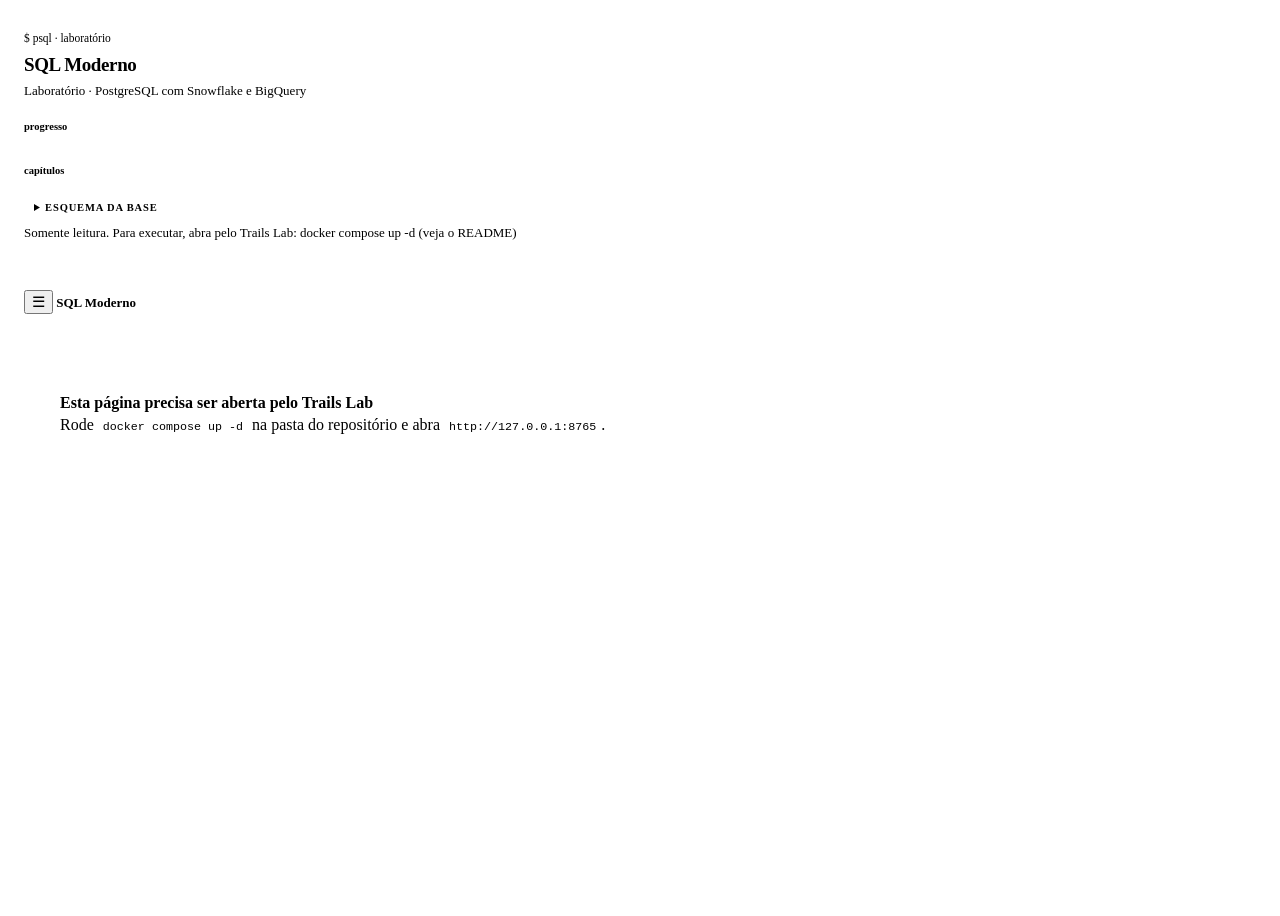
<file: trails/sql/index.html>
<!DOCTYPE html>
<html lang="pt-BR" class="tl">
<head>
<meta charset="utf-8">
<meta name="viewport" content="width=device-width, initial-scale=1, viewport-fit=cover">
<title>SQL Moderno — Laboratório</title>
<style>
/* Colours, fonts and the top bar come from /hub/theme.css (themes: dark, light, dracula). Layout, prose,
  nav, progress, the code editor, buttons, results and chapter cards come from the shared kit
  /hub/trail-base.css (class "tl" on <html>). Both are injected by the hub. This block keeps what is
  particular to this trail, and the few places where it looks different from the kit; it is not in a
  CSS layer, so it wins over the kit. */
body {
  height: 100dvh;
}

/* ---------- layout: top bar (hub) + sidebar + reading area, each scrolling on its own ---------- */
.app {
  grid-template-columns: 300px minmax(0, 1fr);
}
aside {
  padding: 22px 16px 40px;
  font-size: 13px;
  line-height: 1.5;
}
main {
  height: 100%;
  min-width: 0;
}
.content {
  max-width: 880px;
  padding: 34px 32px 120px;
}

/* ---------- sidebar ---------- */
.brand {
  font-size: 11.5px;
  color: var(--th-ink-3);
  margin-bottom: 6px;
}
.brand::before {
  content: "$ ";
  color: var(--th-accent);
}
aside h1 {
  font-size: 19px;
  font-weight: 800;
  letter-spacing: -0.02em;
  line-height: 1.25;
  margin: 0 0 4px;
}
aside .sub {
  margin-bottom: 16px;
}
.eyebrow {
  display: block;
  font-size: 10.5px;
  font-weight: 700;
  margin: 18px 0 8px;
  line-height: inherit;
}
.progress {
  margin: 6px 0 14px;
}
.progress-bar {
  height: 3px;
  background: var(--th-line);
  border-radius: 2px;
  overflow: hidden;
  margin: 2px 0 6px;
}
.progress-bar > div {
  height: 100%;
  background: var(--th-ok);
  width: 0;
  transition: width .4s;
}
.progress small {
  color: var(--th-ink-2);
  display: inline;
  margin-top: 0;
}
nav a {
  display: block;
  padding: 5px 8px;
  line-height: 1.4;
  border-left: 0;
  align-items: normal;
  gap: normal;
}
nav a:hover {
  background: var(--th-surface);
  color: var(--th-ink);
}
nav a.chapter {
  color: var(--th-ink);
  font-weight: 600;
  margin-top: 6px;
  display: flex;
  justify-content: space-between;
  gap: 8px;
}
nav a.chapter.active {
  background: var(--th-accent);
  color: var(--th-on-accent);
}
nav a.sec {
  padding-left: 20px;
  font-size: 12px;
}
nav a.sec::before {
  content: "› ";
  color: var(--th-ink-3);
}
nav a .cnt {
  font-weight: 400;
  color: var(--th-ink-3);
  font-size: 11px;
  white-space: nowrap;
}
nav a .cnt.full {
  color: var(--th-ok);
}
nav a.chapter.active .cnt {
  color: var(--th-on-accent);
  opacity: .75;
}
.schema {
  margin-top: 14px;
  font-size: 12px;
  border: 1px solid var(--th-line);
  border-radius: 8px;
  background: var(--th-main);
}
.schema summary {
  cursor: pointer;
  font-weight: 700;
  padding: 7px 10px;
  border-radius: 8px;
  font-size: 10.5px;
  letter-spacing: .08em;
  text-transform: uppercase;
  color: var(--th-ink-2);
}
.schema summary:hover {
  color: var(--th-ink);
  background: var(--th-surface);
}
.schema[open] summary {
  border-bottom: 1px solid var(--th-line);
  border-radius: 8px 8px 0 0;
}
#schema {
  padding: 4px 10px 10px;
  max-height: 50vh;
  overflow-y: auto;
}
#schema small {
  color: var(--th-ink-3);
}
.schema-table {
  margin: 8px 0 0;
}
.schema-table b {
  display: block;
  font-size: 12px;
  color: var(--th-ink);
}
.schema-table b::before {
  content: "▸ ";
  color: var(--th-ink-3);
}
.schema-table div {
  display: flex;
  justify-content: space-between;
  gap: 8px;
  padding-left: 14px;
  font-size: 11.5px;
  color: var(--th-ink-2);
}
.schema-table em {
  color: var(--th-bi);
  font-style: normal;
}

/* ---------- mobile top line inside the reading area ---------- */
.mobile-top {
  padding: 8px 16px;
  font-size: 13px;
}
.mobile-top b {
  white-space: nowrap;
  overflow: hidden;
  text-overflow: ellipsis;
}
.mobile-top button {
  font-size: 15px;
}

/* ---------- reading area ---------- */
.kicker {
  font-size: 11px;
  font-weight: 700;
  letter-spacing: .08em;
  text-transform: uppercase;
  color: var(--th-ink-3);
  margin: 0 0 6px;
}
.kicker::before {
  content: "# ";
  color: var(--th-accent);
}
h2.chapter {
  font-size: 26px;
  font-weight: 800;
  letter-spacing: -0.02em;
  line-height: 1.25;
  margin: 0 0 26px;
}
h3.sec {
  font-size: 19px;
  font-weight: 700;
  margin: 44px 0 14px;
  padding-top: 18px;
  border-top: 1px solid var(--th-line);
  scroll-margin-top: 0;
}
h3.sec::before {
  font-weight: 400;
}
h4 {
  font-size: 15.5px;
  font-weight: 700;
  margin: 28px 0 10px;
}
h4::before {
  content: "### ";
  color: var(--th-ink-3);
  font-weight: 400;
}
p {
  text-align: left;
}
ul.list {
  margin: 0 0 16px;
  padding-left: 22px;
}
ul.list li {
  margin-bottom: 6px;
}
ul.list li::marker {
  content: "- ";
  color: var(--th-ink-3);
}
code {
  font-size: .9em;
  border: 1px solid var(--th-line);
  padding: 0 5px;
  color: inherit;
  overflow-wrap: normal;
}
.table {
  margin: 0 0 20px;
  border: 0;
  border-radius: 0;
}
th,
td {
  border: 1px solid var(--th-line);
  padding: 7px 10px;
}
tbody tr:nth-child(even) td {
  background: none;
}
.note {
  margin: 22px 0;
  border: 1px solid var(--th-line);
  border-left: 3px solid var(--k, var(--th-info));
  border-radius: 8px;
  background: var(--th-surface);
  padding: 10px 16px 12px;
}
.note .note-title {
  font-size: 10.5px;
  font-weight: 700;
  letter-spacing: .08em;
  text-transform: uppercase;
  color: var(--k, var(--th-info));
  margin-bottom: 2px;
}
.note .tx {
  text-align: left;
}
.note.NOTE {
  --k: var(--th-info);
}
.note.WARNING {
  --k: var(--th-err);
}
.note.TIP {
  --k: var(--th-ok);
}
.note.NEW {
  --k: var(--th-warn);
}
.ex .kicker {
  margin-bottom: 4px;
}
.ex.challenge .kicker::before {
  content: "$ ";
}
.file {
  font-family: var(--th-mono);
  font-size: 12px;
  color: var(--th-ink-3);
}
.ex .prompt {
  margin: 8px 0 12px;
}
.callouts li {
  margin-bottom: 6px;
  text-align: left;
}

/* ---------- editors ---------- */
.area textarea::selection {
  background: var(--th-select, rgba(120, 150, 220, .35));
}
.tabs {
  display: flex;
  gap: 4px;
  align-items: flex-end;
  margin-bottom: -1px;
  flex-wrap: wrap;
  position: relative;
  z-index: 1;
}
.tab {
  border: 1px solid var(--th-line);
  border-bottom: 0;
  background: var(--th-surface-2);
  color: var(--th-ink-2);
  border-radius: 6px 6px 0 0;
  padding: 4px 12px;
  font-size: 12px;
  cursor: pointer;
}
.tab:hover {
  color: var(--th-ink);
}
.tab.active {
  background: var(--th-code);
  color: var(--th-ink);
  font-weight: 700;
}
.tab-hint {
  margin-left: auto;
  font-size: 11px;
  color: var(--th-ink-3);
  padding-bottom: 4px;
}
.variant .area textarea {
  cursor: default;
}

/* ---------- buttons and output ---------- */
.output-sql {
  margin-top: 10px;
  display: none;
}
.output-sql.vis {
  display: block;
}
.res-block {
  border: 1px solid var(--th-line);
  border-radius: 8px;
  background: var(--th-code);
  margin-bottom: 8px;
  overflow: hidden;
}
.res-head {
  padding: 6px 12px;
  font-size: 11.5px;
  color: var(--th-ink-2);
  border-bottom: 1px solid var(--th-line);
  background: var(--th-surface-2);
}
.res-head::before {
  content: "> ";
  color: var(--th-accent);
}
.res-block .res-head:only-child {
  border-bottom: 0;
}
.output-sql > .res-head {
  border: 1px solid var(--th-line);
  border-radius: 8px;
}
.res-footer {
  font-size: 11px;
  color: var(--th-ink-3);
  margin: 2px 2px 0;
}
.grid {
  margin: 0;
  max-height: 380px;
  overflow: auto;
}
.grid table {
  font-family: var(--th-mono);
  font-size: 12.5px;
  border: 0;
}
.grid th {
  position: sticky;
  top: 0;
  background: var(--th-surface-2);
  font-size: 12px;
}
.grid th,
.grid td {
  border-width: 0 1px 1px 0;
  white-space: nowrap;
  padding: 4px 10px;
}
.grid td.num {
  text-align: right;
  color: var(--th-num);
}
.null-value {
  color: var(--th-ink-3);
  font-style: italic;
}
.plan {
  margin: 0;
  padding: 10px 12px;
  font-family: var(--th-mono);
  font-size: 12px;
  line-height: 1.6;
  white-space: pre;
  overflow-x: auto;
  color: var(--th-ink);
}
.output-sql .tb {
  color: var(--th-err);
  background: var(--th-err-bg);
  border: 1px solid var(--th-err);
  border-radius: 8px;
  padding: 10px 12px;
  font-family: var(--th-mono);
  font-size: 12.5px;
  white-space: pre-wrap;
  margin-bottom: 8px;
}
.output-sql .tb a {
  color: var(--th-err);
  font-weight: 700;
  text-decoration: underline;
  cursor: pointer;
}
.block-label {
  margin: 12px 0 4px;
}
.practice-badge {
  font-size: 11.5px;
  color: var(--th-warn);
  margin: 0 0 8px;
}
.practice-badge::before {
  content: "! ";
  font-weight: 700;
}
.solution-label {
  font-size: 10.5px;
  font-weight: 700;
  letter-spacing: .08em;
  text-transform: uppercase;
  color: var(--th-ink-3);
  margin: 0 0 6px;
}

/* ---------- pagination, home view ---------- */
.pagination {
  display: flex;
  justify-content: space-between;
  margin-top: 50px;
  gap: 12px;
  flex-wrap: wrap;
}
.pagination a {
  color: var(--th-link);
  text-decoration: none;
  border: 1px solid var(--th-line);
  background: var(--th-surface);
  border-radius: 8px;
  padding: 9px 14px;
  font-size: 13px;
}
.pagination a:hover {
  border-color: var(--th-line-2);
  background: var(--th-surface-2);
}
.loading {
  font-size: 13px;
  padding-top: 20px;
}
.loading::before {
  color: var(--th-accent);
}
.notice {
  border: 1px dashed var(--th-line-2);
  border-radius: 8px;
  padding: 18px 20px;
  color: var(--th-ink-2);
  margin-top: 20px;
}
.notice strong {
  color: var(--th-ink);
  display: block;
  margin-bottom: 4px;
}
.home {
  padding-top: 18px;
}
.home h2 {
  font-size: clamp(28px, 5vw, 40px);
  font-weight: 800;
  letter-spacing: -0.03em;
  line-height: 1.15;
  margin: 0 0 8px;
}
.home .sub {
  color: var(--th-ink-2);
  margin-bottom: 8px;
}
.home .prompt {
  color: var(--th-ink-3);
  font-size: 12px;
  margin-bottom: 26px;
  margin-top: 0;
}
.home .prompt em {
  color: var(--th-ok);
  font-style: normal;
}
.label {
  margin: 30px 0 16px;
  font-size: 11.5px;
}
.cards {
  text-align: left;
}
.card .chapter-num {
  font-size: 11px;
  color: var(--th-postgres, var(--th-accent));
}
.card .chapter-num::before {
  content: "$ ";
  color: var(--th-ink-3);
}
.card b {
  display: block;
  font-size: 14px;
}
.card small {
  color: var(--th-ink-3);
}
.card .mini {
  position: absolute;
  left: 0;
  right: 0;
  bottom: 0;
  height: 3px;
  background: var(--th-line);
}
.card .mini span {
  display: block;
  height: 100%;
  background: var(--th-ok);
  width: 0;
}
.how {
  text-align: left;
  background: var(--th-surface);
  border: 1px solid var(--th-line);
  border-radius: 8px;
  padding: 14px 20px 6px;
  font-size: 13.5px;
}
.how ul {
  padding-left: 18px;
  margin: 0 0 8px;
}
.how li {
  margin-bottom: 6px;
}
.how li::marker {
  content: "- ";
  color: var(--th-ink-3);
}

@media (max-width: 900px) {
  .app {
    grid-template-columns: minmax(0, 1fr);
  }
  aside {
    width: min(300px, 86vw);
    transform: translateX(-100%);
    transition: transform .25s, visibility .25s;
    visibility: hidden;
    box-shadow: none;
  }
  aside.open {
    transform: none;
    visibility: visible;
    box-shadow: 0 0 40px rgba(0,0,0,.35);
  }
  .content {
    padding: 22px 16px 100px;
  }
  h2.chapter {
    font-size: 22px;
  }
}
@media (prefers-reduced-motion: reduce) {
  aside,
  .progress-bar > div {
    transition: none;
  }
}
</style>
</head>
<body>
<div class="app">
  <aside id="menu">
    <div class="brand" id="brand">psql · lab</div>
    <h1 id="trailTitle">SQL Moderno</h1>
    <div class="sub" id="trailSubtitle"></div>
    <div class="progress">
      <span class="eyebrow" id="progressLabel"></span>
      <div class="progress-bar"><div id="progress-bar"></div></div>
      <small id="progressText"></small>
    </div>
    <span class="eyebrow" id="chaptersLabel"></span>
    <nav id="nav"></nav>
    <details class="schema" id="schemaBox">
      <summary id="schemaLabel"></summary>
      <div id="schema"><small id="schemaLoading"></small></div>
    </details>
    <div class="engine" id="engine"><i></i><span></span></div>
  </aside>
  <main id="main">
    <div class="mobile-top">
      <button id="btnMenu" type="button">☰</button>
      <b id="mobileTitle">SQL Moderno</b>
    </div>
    <div class="content" id="content"></div>
  </main>
</div>
<script>
(function () {
  'use strict';
  const TRAIL = window.TRAIL || {};
  const LANG = ['pt', 'en', 'es'].indexOf(TRAIL.lang) >= 0 ? TRAIL.lang : 'pt';

  // ---------- interface strings (content comes from content/<lang>.json) ----------
  const UI = {
    pt: {
      pageTitle: 'SQL Moderno — Laboratório',
      title: 'SQL Moderno',
      brand: 'psql · laboratório',
      trailSubtitle: 'Laboratório · PostgreSQL com Snowflake e BigQuery',
      progressLabel: 'progresso',
      chaptersLabel: 'capítulos',
      progress: (f, t) => f + ' de ' + t + ' atividades concluídas',
      schema: 'Esquema da base',
      connecting: 'Conectando…',
      serverOnly: 'Disponível com o servidor local.',
      searching: 'Procurando o servidor…',
      readOnly: 'Somente leitura. Para executar, abra pelo Trails Lab: docker compose up -d (veja o README)',
      engineReady: v => 'PostgreSQL ' + v + ' (Docker) · transações desfeitas a cada execução',
      engineFailed: m => 'O servidor respondeu, mas o Postgres não: rode "docker compose up -d" e recarregue. (' + m + ')',
      noResponse: 'sem resposta',
      openMenu: 'Abrir menu', navChapters: 'Capítulos', sqlEditor: 'Editor SQL', readOnlyEditor: 'Exemplo somente leitura',
      execPlan: 'plano de execução', executed: 'executado',
      rows: n => n + (n === 1 ? ' linha' : ' linhas'), showing: n => ' (mostrando ' + n + ')',
      postgresOnly: 'só o PostgreSQL executa no laboratório',
      run: '▶ Executar', check: '✓ Verificar', plan: 'Plano de execução', restore: '↺ Restaurar', showSolution: 'Ver solução',
      copy: 'Copiar para o editor', solution: 'Solução',
      shortcut: '<kbd>Ctrl</kbd>+<kbd>Enter</kbd> executa', challengeShortcut: '<kbd>Ctrl</kbd>+<kbd>Enter</kbd> executa · <kbd>Ctrl</kbd>+<kbd>Shift</kbd>+<kbd>Enter</kbd> verifica',
      running: 'executando…', noServer: 'Não consegui falar com o servidor local. Ele ainda está rodando?',
      statement: n => 'Comando ' + n, line: n => 'linha ' + n, nothing: 'nada a executar',
      footer: ms => ms + ' ms · alterações desfeitas automaticamente (ROLLBACK)',
      success: '✓ Resultado igual ao esperado. Desafio concluído!',
      notYet: m => 'Ainda não: ' + m + '.', withError: 'a consulta terminou com erro',
      confirmSolution: 'Mostrar a solução?',
      orderChecked: '(a ordem das linhas é verificada)',
      practiceBadge: 'prática sem gabarito · diga em voz alta grão, partição e ordem',
      example: 'exemplo', challenge: 'desafio', practice: 'prática', chapter: (i, n) => 'capítulo ' + i + ' / ' + n,
      home: 'Início', console: 'Console livre', consoleSub: 'Um editor SQL em branco',
      consoleText: 'Um espaço para qualquer consulta na base da loja. Para salvar mudanças, use outra ferramenta conectada em <code>localhost:5433</code> (usuário e senha <code>lab</code>).',
      activities: n => n + (n === 1 ? ' atividade' : ' atividades'),
      howToUse: 'como usar', cardsLabel: 'capítulos',
      prompt: 'psql -d loja <em>-- pronto para consultar</em>',
      how: [
        'Todo exemplo em PostgreSQL é um editor: altere e clique em <b>▶ Executar</b> (<kbd>Ctrl</kbd>+<kbd>Enter</kbd>). Vários comandos podem ser executados de uma vez; cada resultado aparece separado.',
        'As abas <b>Snowflake</b> e <b>BigQuery</b> mostram a sintaxe equivalente para comparar.',
        '<b>Plano de execução</b> roda <code>EXPLAIN (ANALYZE, BUFFERS)</code> no último comando.',
        'Cada execução roda em uma transação desfeita no final: teste <code>INSERT</code>, <code>UPDATE</code> e <code>DELETE</code> à vontade.',
        'Nos desafios, <b>✓ Verificar</b> compara o seu resultado com o esperado e explica a diferença.',
        'O esquema da base fica no menu lateral, em “Esquema da base”.'
      ],
      notes: { NOTE: 'nota', WARNING: 'atenção', TIP: 'dica', NEW: 'novo' },
      loading: 'carregando conteúdo…',
      contentFailed: 'Não foi possível carregar o conteúdo da trilha.',
      openHub: 'Esta página precisa ser aberta pelo Trails Lab',
      openHubText: 'Rode <code>docker compose up -d</code> na pasta do repositório e abra <code>http://127.0.0.1:8765</code>.',
      reasons: [
        [/^the reference query returned no result \(please tell the author\)$/, () => 'a consulta de referência não devolveu resultado (avise o autor)'],
        [/^your query did not return any table$/, () => 'sua consulta não devolveu nenhuma tabela'],
        [/^expected (\d+) column\(s\) \((.*)\), got (\d+)$/, m => 'esperava ' + m[1] + ' coluna(s) (' + m[2] + '), veio ' + m[3]],
        [/^expected (\d+) row\(s\), got (\d+)$/, m => 'esperava ' + m[1] + ' linha(s), veio ' + m[2]],
        [/^row (\d+) differs: expected ([\s\S]*), got ([\s\S]*?)( \(order matters in this challenge\))?$/,
          m => 'a linha ' + m[1] + ' difere: esperava ' + m[2] + ', veio ' + m[3] + (m[4] ? ' (a ordem importa neste desafio)' : '')]
      ],
      errors: [
        [/Postgres is not reachable\. Run "docker compose up -d" in the repository folder and wait a few seconds\./, 'O Postgres não está acessível. Rode "docker compose up -d" na pasta do repositório e aguarde alguns segundos.'],
        [/^The run exceeded the time limit\.$/, 'A execução passou do tempo limite.'],
        [/^The meta-command (\S+) is not allowed in the lab\.$/, 'O meta-comando $1 não é permitido no laboratório.'],
        [/^The query plan is shown for the last statement, which must be a query \(SELECT or WITH\)\.$/, 'O plano de execução é mostrado para o último comando, que deve ser uma consulta (SELECT ou WITH).']
      ]
    },
    en: {
      pageTitle: 'Modern SQL — Lab',
      title: 'Modern SQL',
      brand: 'psql · lab',
      trailSubtitle: 'Lab · PostgreSQL with Snowflake and BigQuery',
      progressLabel: 'progress',
      chaptersLabel: 'chapters',
      progress: (f, t) => f + ' of ' + t + ' activities done',
      schema: 'Database schema',
      connecting: 'Connecting…',
      serverOnly: 'Available with the local server.',
      searching: 'Looking for the server…',
      readOnly: 'Read-only. To run queries, open it through Trails Lab: docker compose up -d (see the README)',
      engineReady: v => 'PostgreSQL ' + v + ' (Docker) · every run is rolled back',
      engineFailed: m => 'The server answered, but Postgres did not: run "docker compose up -d" and reload. (' + m + ')',
      noResponse: 'no response',
      openMenu: 'Open menu', navChapters: 'Chapters', sqlEditor: 'SQL editor', readOnlyEditor: 'Read-only example',
      execPlan: 'query plan', executed: 'done',
      rows: n => n + (n === 1 ? ' row' : ' rows'), showing: n => ' (showing ' + n + ')',
      postgresOnly: 'only PostgreSQL runs in the lab',
      run: '▶ Run', check: '✓ Check', plan: 'Query plan', restore: '↺ Reset', showSolution: 'Show solution',
      copy: 'Copy to editor', solution: 'Solution',
      shortcut: '<kbd>Ctrl</kbd>+<kbd>Enter</kbd> runs', challengeShortcut: '<kbd>Ctrl</kbd>+<kbd>Enter</kbd> runs · <kbd>Ctrl</kbd>+<kbd>Shift</kbd>+<kbd>Enter</kbd> checks',
      running: 'running…', noServer: 'Could not reach the local server. Is it still running?',
      statement: n => 'Statement ' + n, line: n => 'line ' + n, nothing: 'nothing to run',
      footer: ms => ms + ' ms · changes rolled back automatically (ROLLBACK)',
      success: '✓ Same result as expected. Challenge complete!',
      notYet: m => 'Not yet: ' + m + '.', withError: 'the query ended with an error',
      confirmSolution: 'Show the solution?',
      orderChecked: '(row order is checked)',
      practiceBadge: 'practice without an answer key · say grain, partition and order out loud',
      example: 'example', challenge: 'challenge', practice: 'practice', chapter: (i, n) => 'chapter ' + i + ' / ' + n,
      home: 'Home', console: 'Free console', consoleSub: 'A blank SQL editor',
      consoleText: 'A place for any query against the store database. To keep changes, use another tool connected to <code>localhost:5433</code> (user and password <code>lab</code>).',
      activities: n => n + (n === 1 ? ' activity' : ' activities'),
      howToUse: 'how to use', cardsLabel: 'chapters',
      prompt: 'psql -d loja <em>-- ready to query</em>',
      how: [
        'Every PostgreSQL example is an editor: change it and click <b>▶ Run</b> (<kbd>Ctrl</kbd>+<kbd>Enter</kbd>). Several statements can run at once; each result is shown separately.',
        'The <b>Snowflake</b> and <b>BigQuery</b> tabs show the equivalent syntax for comparison.',
        '<b>Query plan</b> runs <code>EXPLAIN (ANALYZE, BUFFERS)</code> on the last statement.',
        'Every run happens inside a transaction that is rolled back at the end: try <code>INSERT</code>, <code>UPDATE</code> and <code>DELETE</code> freely.',
        'In challenges, <b>✓ Check</b> compares your result with the expected one and explains the difference.',
        'The database schema is in the sidebar, under “Database schema”.'
      ],
      notes: { NOTE: 'note', WARNING: 'warning', TIP: 'tip', NEW: 'new' },
      loading: 'loading content…',
      contentFailed: 'Could not load the trail content.',
      openHub: 'This page must be opened through Trails Lab',
      openHubText: 'Run <code>docker compose up -d</code> in the repository folder and open <code>http://127.0.0.1:8765</code>.',
      reasons: null,     // the engine answers in English
      errors: null
    },
    es: {
      pageTitle: 'SQL Moderno — Laboratorio',
      title: 'SQL Moderno',
      brand: 'psql · laboratorio',
      trailSubtitle: 'Laboratorio · PostgreSQL con Snowflake y BigQuery',
      progressLabel: 'progreso',
      chaptersLabel: 'capítulos',
      progress: (f, t) => f + ' de ' + t + ' actividades completadas',
      schema: 'Esquema de la base',
      connecting: 'Conectando…',
      serverOnly: 'Disponible con el servidor local.',
      searching: 'Buscando el servidor…',
      readOnly: 'Solo lectura. Para ejecutar, ábrela desde Trails Lab: docker compose up -d (consulta el README)',
      engineReady: v => 'PostgreSQL ' + v + ' (Docker) · cada ejecución se deshace',
      engineFailed: m => 'El servidor respondió, pero Postgres no: ejecuta "docker compose up -d" y recarga. (' + m + ')',
      noResponse: 'sin respuesta',
      openMenu: 'Abrir menú', navChapters: 'Capítulos', sqlEditor: 'Editor SQL', readOnlyEditor: 'Ejemplo de solo lectura',
      execPlan: 'plan de ejecución', executed: 'ejecutado',
      rows: n => n + (n === 1 ? ' fila' : ' filas'), showing: n => ' (se muestran ' + n + ')',
      postgresOnly: 'solo PostgreSQL se ejecuta en el laboratorio',
      run: '▶ Ejecutar', check: '✓ Verificar', plan: 'Plan de ejecución', restore: '↺ Restaurar', showSolution: 'Ver solución',
      copy: 'Copiar al editor', solution: 'Solución',
      shortcut: '<kbd>Ctrl</kbd>+<kbd>Enter</kbd> ejecuta', challengeShortcut: '<kbd>Ctrl</kbd>+<kbd>Enter</kbd> ejecuta · <kbd>Ctrl</kbd>+<kbd>Shift</kbd>+<kbd>Enter</kbd> verifica',
      running: 'ejecutando…', noServer: 'No se pudo contactar el servidor local. ¿Sigue en ejecución?',
      statement: n => 'Comando ' + n, line: n => 'línea ' + n, nothing: 'nada que ejecutar',
      footer: ms => ms + ' ms · cambios deshechos automáticamente (ROLLBACK)',
      success: '✓ El resultado coincide con el esperado. ¡Desafío completado!',
      notYet: m => 'Todavía no: ' + m + '.', withError: 'la consulta terminó con un error',
      confirmSolution: '¿Mostrar la solución?',
      orderChecked: '(se verifica el orden de las filas)',
      practiceBadge: 'práctica sin solución · di en voz alta el grano, la partición y el orden',
      example: 'ejemplo', challenge: 'desafío', practice: 'práctica', chapter: (i, n) => 'capítulo ' + i + ' / ' + n,
      home: 'Inicio', console: 'Consola libre', consoleSub: 'Un editor SQL en blanco',
      consoleText: 'Un espacio para cualquier consulta sobre la base de la tienda. Para guardar cambios, usa otra herramienta conectada a <code>localhost:5433</code> (usuario y contraseña <code>lab</code>).',
      activities: n => n + (n === 1 ? ' actividad' : ' actividades'),
      howToUse: 'cómo usarlo', cardsLabel: 'capítulos',
      prompt: 'psql -d loja <em>-- listo para consultar</em>',
      how: [
        'Cada ejemplo en PostgreSQL es un editor: modifícalo y haz clic en <b>▶ Ejecutar</b> (<kbd>Ctrl</kbd>+<kbd>Enter</kbd>). Se pueden ejecutar varios comandos a la vez; cada resultado aparece por separado.',
        'Las pestañas <b>Snowflake</b> y <b>BigQuery</b> muestran la sintaxis equivalente para comparar.',
        '<b>Plan de ejecución</b> ejecuta <code>EXPLAIN (ANALYZE, BUFFERS)</code> sobre el último comando.',
        'Cada ejecución ocurre en una transacción que se deshace al final: prueba <code>INSERT</code>, <code>UPDATE</code> y <code>DELETE</code> sin miedo.',
        'En los desafíos, <b>✓ Verificar</b> compara tu resultado con el esperado y explica la diferencia.',
        'El esquema de la base está en el menú lateral, en “Esquema de la base”.'
      ],
      notes: { NOTE: 'nota', WARNING: 'atención', TIP: 'consejo', NEW: 'nuevo' },
      loading: 'cargando contenido…',
      contentFailed: 'No se pudo cargar el contenido de la ruta.',
      openHub: 'Esta página debe abrirse desde Trails Lab',
      openHubText: 'Ejecuta <code>docker compose up -d</code> en la carpeta del repositorio y abre <code>http://127.0.0.1:8765</code>.',
      reasons: [
        [/^the reference query returned no result \(please tell the author\)$/, () => 'la consulta de referencia no devolvió resultados (avisa al autor)'],
        [/^your query did not return any table$/, () => 'tu consulta no devolvió ninguna tabla'],
        [/^expected (\d+) column\(s\) \((.*)\), got (\d+)$/, m => 'se esperaban ' + m[1] + ' columna(s) (' + m[2] + '), llegaron ' + m[3]],
        [/^expected (\d+) row\(s\), got (\d+)$/, m => 'se esperaban ' + m[1] + ' fila(s), llegaron ' + m[2]],
        [/^row (\d+) differs: expected ([\s\S]*), got ([\s\S]*?)( \(order matters in this challenge\))?$/,
          m => 'la fila ' + m[1] + ' es distinta: se esperaba ' + m[2] + ', llegó ' + m[3] + (m[4] ? ' (el orden importa en este desafío)' : '')]
      ],
      errors: [
        [/Postgres is not reachable\. Run "docker compose up -d" in the repository folder and wait a few seconds\./, 'Postgres no está accesible. Ejecuta "docker compose up -d" en la carpeta del repositorio y espera unos segundos.'],
        [/^The run exceeded the time limit\.$/, 'La ejecución superó el tiempo límite.'],
        [/^The meta-command (\S+) is not allowed in the lab\.$/, 'El metacomando $1 no está permitido en el laboratorio.'],
        [/^The query plan is shown for the last statement, which must be a query \(SELECT or WITH\)\.$/, 'El plan de ejecución se muestra para el último comando, que debe ser una consulta (SELECT o WITH).']
      ]
    }
  };
  const L = UI[LANG] || UI.pt;
  // the engine answers in English; show its known messages in the selected language
  function translateReason(m) {
    for (const [re, f] of (L.reasons || [])) { const r = String(m).match(re); if (r) return f(r); }
    return m;
  }
  const translateError = m => (L.errors || []).reduce((s, [re, t]) => s.replace(re, t), String(m));

  const esc = s => String(s).replace(/&/g, '&amp;').replace(/</g, '&lt;').replace(/>/g, '&gt;');
  const $ = id => document.getElementById(id);

  // ---------- static interface ----------
  document.title = L.pageTitle;
  $('brand').textContent = L.brand;
  $('trailTitle').textContent = L.title;
  $('trailSubtitle').textContent = L.trailSubtitle;
  $('progressLabel').textContent = L.progressLabel;
  $('chaptersLabel').textContent = L.chaptersLabel;
  $('schemaLabel').textContent = L.schema;
  $('schemaLoading').textContent = L.connecting;
  $('engine').querySelector('span').textContent = L.searching;
  $('btnMenu').setAttribute('aria-label', L.openMenu);
  $('nav').setAttribute('aria-label', L.navChapters);
  $('mobileTitle').textContent = L.title;
  $('btnMenu').onclick = () => $('menu').classList.toggle('open');
  $('main').addEventListener('click', e => { if (!e.target.closest('#btnMenu')) $('menu').classList.remove('open'); });

  const content = $('content');
  if (!TRAIL.lang || (!window.LAB_TOKEN && !TRAIL.static)) {   // opened from disk; the static site (GitHub Pages) is read-only below
    content.innerHTML = '<div class="notice"><strong>' + esc(L.openHub) + '</strong>' + L.openHubText + '</div>';
    $('engine').querySelector('span').textContent = L.readOnly;
    $('engine').className = 'engine failed';
    $('schema').innerHTML = '<small>' + esc(L.serverOnly) + '</small>';
    return;
  }

  content.innerHTML = '<div class="loading">' + esc(L.loading) + '</div>';
  const fetchContent = l => fetch('content/' + l + '.json', { cache: 'no-cache' }).then(r => { if (!r.ok) throw new Error('HTTP ' + r.status); return r.json(); });
  fetchContent(LANG).catch(() => fetchContent('pt')).then(startTrail, e => {
    content.innerHTML = '<div class="notice"><strong>' + esc(L.contentFailed) + '</strong>' + esc(e.message) + '</div>';
  });

  function startTrail(BOOK) {
  const STORAGE_KEY = 'sql-moderno-v1';
  let state = { done: {}, savedCode: {} };
  try {
    const s = localStorage.getItem(STORAGE_KEY);
    if (s) {
      const saved = JSON.parse(s);
      // progress saved before the English rename used the keys feitos and codigos
      state.done = saved.done || saved.feitos || {};
      state.savedCode = saved.savedCode || saved.codigos || {};
    }
  } catch (e) {}
  const save = () => { try { localStorage.setItem(STORAGE_KEY, JSON.stringify(state)); } catch (e) {} };

  function inline(t) {
    const codes = [];
    t = t.replace(/`([^`]+)`/g, (_, c) => { codes.push(c); return '\u0000' + (codes.length - 1) + '\u0000'; });
    t = esc(t).replace(/\*\*([^*]+)\*\*/g, '<b>$1</b>').replace(/(^|[^\w*])\*([^*\s][^*]*?)\*(?![\w*])/g, '$1<i>$2</i>');
    return t.replace(/\u0000(\d+)\u0000/g, (_, i) => '<code>' + esc(codes[+i]) + '</code>');
  }
  const CIRC = '❶❷❸❹❺❻❼❽❾❿';
  const DIALECT_NAMES = { sql: 'PostgreSQL', snowflake: 'Snowflake', bigquery: 'BigQuery', text: 'Terminal', dbt: 'dbt (SQL + Jinja)', sqlmesh: 'SQLMesh', yaml: 'YAML' };

  // ---------- SQL highlighting ----------
  const KW = new Set(('select from where and or not in is null as on join left right full outer inner cross lateral using group by having order asc desc nulls first last limit offset fetch ' +
    'distinct all union intersect except with recursive case when then else end between like ilike exists any some insert into values update set delete returning ' +
    'create table index view materialized drop alter add column primary key foreign references unique check default generated always identity constraint ' +
    'over partition window rows range unbounded preceding following current row filter within qualify interval true false begin commit rollback explain analyze ' +
    'grouping sets rollup cube cast if replace temporary temp conflict do nothing merge matched struct array unnest').split(' '));
  const FN = new Set(('count sum avg min max round coalesce nullif greatest least upper lower length trim split_part concat string_agg array_agg listagg ' +
    'row_number rank dense_rank ntile lag lead first_value last_value nth_value percent_rank cume_dist date_trunc extract now current_date current_timestamp ' +
    'generate_series to_char to_date date_part age abs ceil floor count_if countif iff regexp_like regexp_contains dateadd datediff date_sub date_add ' +
    'generate_date_array json_agg jsonb_build_object grouping split safe_offset format').split(' '));
  const TOKEN = /(--[^\n]*|\/\*[\s\S]*?\*\/)|('(?:[^']|'')*')|("(?:[^"]|"")*")|(\b\d+(?:\.\d+)?\b)|(::\w+)|([A-Za-z_][\w$]*)/g;
  function highlight(code, lang) {
    if (lang === 'text' || lang === 'yaml') return esc(code);
    let out = '', lastIndex = 0;
    code.replace(TOKEN, (m, com, str, ident, num, cast, name, pos) => {
      out += esc(code.slice(lastIndex, pos));
      let cls = null;
      if (com) cls = 'com'; else if (str) cls = 'str'; else if (num) cls = 'num'; else if (cast) cls = 'bi';
      else if (name) { const l = name.toLowerCase(); if (KW.has(l)) cls = 'kw'; else if (FN.has(l)) cls = 'fn'; }
      out += cls ? '<span class="tk-' + cls + '">' + esc(m) + '</span>' : esc(m);
      lastIndex = pos + m.length; return m;
    });
    return out + esc(code.slice(lastIndex));
  }

  // ---------- server ----------
  let ready = false;
  const engineEl = $('engine');
  const setEngineStatus = (c, t) => { engineEl.className = 'engine ' + c; engineEl.querySelector('span').textContent = t; };
  async function api(path, body) {
    const r = await fetch(path, body ? { method: 'POST', headers: { 'Content-Type': 'application/json', 'X-Lab-Token': window.LAB_TOKEN }, body: JSON.stringify(body) }
                                          : { headers: { 'X-Lab-Token': window.LAB_TOKEN } });
    return r.json();
  }
  async function init() {
    if (!window.LAB_TOKEN) {
      setEngineStatus('failed', L.readOnly);
      $('schema').innerHTML = '<small>' + esc(L.serverOnly) + '</small>';
      return;
    }
    try {
      const st = await api('api/status');
      if (!st.postgres) throw new Error(st.error || L.noResponse);
      setEngineStatus('ready', L.engineReady(st.postgres));
      ready = true;
      document.querySelectorAll('.btn-run').forEach(b => b.disabled = false);
      const schema = await api('api/schema');
      $('schema').innerHTML = Object.entries(schema.tables || {}).map(([t, cols]) =>
        '<div class="schema-table"><b>' + esc(t) + '</b>' + cols.map(([c, kind]) => '<div><span>' + esc(c) + '</span><em>' + esc(kind) + '</em></div>').join('') + '</div>').join('');
    } catch (e) {
      setEngineStatus('failed', L.engineFailed(e.message));
    }
  }

  // ---------- progress ----------
  const activities = [];
  function updateProgress() {
    const total = activities.length, done = activities.filter(id => state.done[id]).length;
    $('progress-bar').style.width = (total ? 100 * done / total : 0) + '%';
    $('progressText').textContent = L.progress(done, total);
    if (window.TRAIL && window.TRAIL.progress) window.TRAIL.progress(done, total);
    BOOK.chapters.forEach((chapter, i) => {
      const f = chapter.activities.filter(id => state.done[id]).length;
      const el = document.querySelector('#nav a[data-chapter="' + i + '"] .cnt');
      if (el) { el.textContent = f + '/' + chapter.activities.length; el.classList.toggle('full', f === chapter.activities.length && f > 0); }
    });
  }
  const markDone = id => { if (!state.done[id]) { state.done[id] = true; save(); updateProgress(); } };

  // ---------- editor ----------
  function createEditor(id, starter, readOnly, lang) {
    const box = document.createElement('div'); box.className = 'editor';
    box.innerHTML = '<div class="ed-wrap"><div class="gutter"></div><div class="area"><pre aria-hidden="true"></pre><textarea spellcheck="false" autocapitalize="off" autocomplete="off"></textarea></div></div>';
    const ta = box.querySelector('textarea'), pre = box.querySelector('pre'), gut = box.querySelector('.gutter');
    ta.setAttribute('aria-label', readOnly ? L.readOnlyEditor : L.sqlEditor);
    const saved = readOnly ? null : state.savedCode[id];
    ta.value = saved != null ? saved : starter;
    ta.readOnly = !!readOnly;
    let errorLine = 0;
    function paint() {
      const lines = ta.value.split('\n');
      let html = highlight(ta.value, lang || 'sql');
      if (errorLine) { const p = html.split('\n'); if (p[errorLine - 1] !== undefined) p[errorLine - 1] = '<span class="error-line">' + (p[errorLine - 1] || ' ') + '</span>'; html = p.join('\n'); }
      pre.innerHTML = html + '\n';
      gut.innerHTML = lines.map((_, i) => i + 1 === errorLine ? '<span class="error">' + (i + 1) + '</span>' : (i + 1)).join('\n');
      pre.style.minWidth = 'calc(' + (Math.max(...lines.map(l => l.length)) + 2) + 'ch + 28px)';
    }
    ta.addEventListener('input', () => { errorLine = 0; paint(); if (!readOnly) { state.savedCode[id] = ta.value; save(); } });
    ta.addEventListener('keydown', e => {
      if (e.key === 'Tab' && !readOnly) { e.preventDefault(); ta.setRangeText('    ', ta.selectionStart, ta.selectionEnd, 'end'); ta.dispatchEvent(new Event('input')); }
    });
    paint();
    return {
      el: box, ta, value: () => ta.value,
      setValue: v => { ta.value = v; errorLine = 0; paint(); state.savedCode[id] = v; save(); },
      markError: n => { errorLine = n; paint(); },
      goToLine: n => { const l = ta.value.split('\n'); let pos = 0; for (let i = 0; i < n - 1 && i < l.length; i++) pos += l[i].length + 1; ta.focus(); ta.setSelectionRange(pos, pos + (l[n - 1] || '').length); }
    };
  }

  // ---------- results ----------
  function resultTable(res, label) {
    if (res.columns && res.columns.length === 1 && res.columns[0] === 'QUERY PLAN') {
      return '<div class="res-block"><div class="res-head">' + label + ' · ' + esc(L.execPlan) + '</div><pre class="plan">' + esc(res.rows.map(l => l[0]).join('\n')) + '</pre></div>';
    }
    if (!res.columns) return '<div class="res-block"><div class="res-head">' + label + ' · ' + esc(res.tag || L.executed) + '</div></div>';
    const max = 200, rows = res.rows.slice(0, max);
    const numeric = res.columns.map((_, j) => res.rows.length > 0 && res.rows.every(l => l[j] === null || /^-?\d+(\.\d+)?$/.test(l[j])));
    return '<div class="res-block"><div class="res-head">' + label + ' · ' + esc(L.rows(res.rows.length)) +
      (res.tag ? ' · ' + esc(res.tag) : '') + (res.rows.length > max ? esc(L.showing(max)) : '') + '</div><div class="table grid"><table><tr>' +
      res.columns.map(c => '<th>' + esc(c) + '</th>').join('') + '</tr>' +
      rows.map(l => '<tr>' + l.map((v, j) => '<td' + (numeric[j] ? ' class="num"' : '') + '>' + (v === null ? '<span class="null-value">NULL</span>' : esc(v)) + '</td>').join('') + '</tr>').join('') +
      '</table></div></div>';
  }

  function cell(opts) {
    const frag = document.createElement('div');
    const variants = (opts.variants || []).filter(v => v.lang !== 'sql');
    let tabs = null;
    if (variants.length) {
      tabs = document.createElement('div'); tabs.className = 'tabs';
      tabs.innerHTML = ['sql', ...variants.map(v => v.lang)].map((l, i) => '<button class="tab' + (i ? '' : ' active') + '" data-l="' + l + '">' + DIALECT_NAMES[l] + '</button>').join('') +
        '<span class="tab-hint">' + esc(L.postgresOnly) + '</span>';
      frag.appendChild(tabs);
    }
    const ed = createEditor(opts.id, opts.code, false, 'sql');
    frag.appendChild(ed.el);
    const others = {};
    variants.forEach(v => {
      const e = createEditor(opts.id + '-' + v.lang, v.code, true, 'sql');
      e.el.style.display = 'none'; e.el.classList.add('variant'); others[v.lang] = e; frag.appendChild(e.el);
    });
    const actions = document.createElement('div'); actions.className = 'actions';
    actions.innerHTML = '<button class="btn prim btn-run"' + (ready ? '' : ' disabled') + '>' + esc(L.run) + '</button>' +
      (opts.challenge ? '<button class="btn ok btn-run btn-check"' + (ready ? '' : ' disabled') + '>' + esc(L.check) + '</button>' : '<button class="btn btn-run btn-plan"' + (ready ? '' : ' disabled') + '>' + esc(L.plan) + '</button>') +
      '<button class="btn btn-reset">' + esc(L.restore) + '</button>' + (opts.challenge ? '<button class="btn btn-sol">' + esc(L.showSolution) + '</button>' : '') +
      '<span class="shortcut">' + (opts.challenge ? L.challengeShortcut : L.shortcut) + '</span>';
    frag.appendChild(actions);
    const output = document.createElement('div'); output.className = 'output-sql'; frag.appendChild(output);
    const result = document.createElement('div'); result.className = 'result'; result.setAttribute('role', 'status'); frag.appendChild(result);
    let solDiv = null;
    if (opts.challenge) {
      solDiv = document.createElement('div'); solDiv.className = 'solution';
      solDiv.innerHTML = '<div class="solution-label">' + esc(L.solution) + '</div><div class="static-code editor"><pre>' + highlight(opts.solution, 'sql') + '</pre></div><div class="actions"><button class="btn btn-use">' + esc(L.copy) + '</button></div>';
      frag.appendChild(solDiv);
      solDiv.querySelector('.btn-use').onclick = () => ed.setValue(opts.solution);
    }
    if (tabs) tabs.addEventListener('click', e => {
      const b = e.target.closest('.tab'); if (!b) return;
      tabs.querySelectorAll('.tab').forEach(x => x.classList.toggle('active', x === b));
      ed.el.style.display = b.dataset.l === 'sql' ? '' : 'none';
      Object.entries(others).forEach(([l, e2]) => e2.el.style.display = l === b.dataset.l ? '' : 'none');
      actions.style.display = b.dataset.l === 'sql' ? '' : 'none';
    });

    async function run(mode) {
      if (!ready) return;
      const buttons = actions.querySelectorAll('.btn-run'); buttons.forEach(b => b.disabled = true);
      output.innerHTML = '<div class="res-head">' + esc(L.running) + '</div>'; output.classList.add('vis'); result.className = 'result'; ed.markError(0);
      const t0 = performance.now();
      let res;
      try {
        res = await api('api/run', { sql: ed.value(), explain: mode === 'plan',
          expected: mode === 'check' ? opts.solution : undefined, ordered: !!opts.ordered });
      } catch (e) { res = { ok: false, results: [], error: { message: L.noServer } }; }
      buttons.forEach(b => b.disabled = false);
      const ms = Math.round(performance.now() - t0);
      let html = (res.results || []).map(r => resultTable(r, esc(L.statement(r.statement + 1)))).join('');
      if (res.error) {
        html += '<div class="tb">' + (res.error.line ? '<a data-l="' + res.error.line + '">' + esc(L.line(res.error.line)) + '</a> · ' : '') + esc(translateError(res.error.message)) + '</div>';
        if (res.error.line) ed.markError(res.error.line);
      }
      output.innerHTML = (html || '<div class="res-head">' + esc(L.nothing) + '</div>') + '<div class="res-footer">' + esc(L.footer(ms)) + '</div>';
      output.querySelectorAll('a[data-l]').forEach(a => a.onclick = () => ed.goToLine(+a.dataset.l));
      if (mode === 'check') {
        const v = res.check;
        if (v && v.ok) { result.className = 'result vis ok'; result.textContent = L.success; markDone(opts.id); }
        else { result.className = 'result vis fail'; result.textContent = L.notYet(v ? translateReason(v.reason) : L.withError); }
      } else if (!opts.challenge && res.ok) markDone(opts.id);
    }
    actions.querySelector('.btn-run').onclick = () => run('normal');
    if (opts.challenge) actions.querySelector('.btn-check').onclick = () => run('check');
    else actions.querySelector('.btn-plan').onclick = () => run('plan');
    actions.querySelector('.btn-reset').onclick = () => { ed.setValue(opts.code); output.classList.remove('vis'); result.className = 'result'; };
    if (solDiv) actions.querySelector('.btn-sol').onclick = () => { if (solDiv.classList.contains('vis') || confirm(L.confirmSolution)) solDiv.classList.toggle('vis'); };
    ed.ta.addEventListener('keydown', e => { if (e.key === 'Enter' && (e.ctrlKey || e.metaKey)) { e.preventDefault(); run(opts.challenge && e.shiftKey ? 'check' : 'normal'); } });
    return frag;
  }

  // ---------- rendering ----------
  function staticBlock(code, lang) { const d = document.createElement('div'); d.className = 'static-code editor'; d.innerHTML = '<pre>' + highlight(code, lang) + '</pre>'; return d; }
  function renderChapter(ci) {
    const chapter = BOOK.chapters[ci];
    content.innerHTML = '<div class="kicker">' + esc(L.chapter(ci + 1, BOOK.chapters.length)) + '</div><h2 class="chapter">' + esc(chapter.title) + '</h2>';
    let list = null;
    chapter.blocks.forEach(b => {
      if (b.t !== 'bullet') list = null;
      let el = null;
      switch (b.t) {
        case 'h2': el = document.createElement('h3'); el.className = 'sec'; el.id = b.anchor; el.innerHTML = inline(b.text); break;
        case 'h3': el = document.createElement('h4'); el.innerHTML = inline(b.text); break;
        case 'p': el = document.createElement('p'); el.innerHTML = inline(b.text); break;
        case 'bullet':
          if (!list) { list = document.createElement('ul'); list.className = 'list'; content.appendChild(list); }
          const li = document.createElement('li'); li.innerHTML = inline(b.text); list.appendChild(li); return;
        case 'note':
          el = document.createElement('div'); el.className = 'note ' + b.kind;
          el.innerHTML = '<div class="note-title">' + esc(L.notes[b.kind] || UI.pt.notes[b.kind] || b.kind) + '</div><div class="tx">' + inline(b.text) + '</div>';
          break;
        case 'table':
          el = document.createElement('div'); el.className = 'table';
          el.innerHTML = '<table>' + b.rows.map((r, i) => '<tr>' + r.map(c => (i ? '<td>' : '<th>') + inline(c) + (i ? '</td>' : '</th>')).join('') + '</tr>').join('') + '</table>';
          break;
        case 'code': el = document.createElement('div'); el.style.margin = '0 0 18px'; el.appendChild(b.lang === 'sql' ? cell({ id: 'c-' + ci + '-' + b.code.length, code: b.code }) : staticBlock(b.code, b.lang)); break;
        case 'ex': {
          el = document.createElement('div'); el.className = 'ex';
          el.innerHTML = '<div class="kicker">' + esc(L.example) + '</div><div class="title">' + inline(b.title) + '</div><div class="meta"><span class="file">' + esc(b.file) + '</span></div>';
          if (b.lang === 'sql') el.appendChild(cell({ id: b.id, code: b.code, variants: b.variants }));
          else {
            const blocks = [{ lang: b.lang, code: b.code }, ...(b.variants || [])];
            blocks.forEach(v => {
              if (blocks.length > 1) { const r = document.createElement('div'); r.className = 'file block-label'; r.textContent = DIALECT_NAMES[v.lang] || v.lang; el.appendChild(r); }
              el.appendChild(staticBlock(v.code, v.lang));
            });
          }
          if (b.callouts.length) {
            const ul = document.createElement('ul'); ul.className = 'callouts';
            ul.innerHTML = b.callouts.map((c, i) => '<li><span class="n">' + CIRC[i] + '</span><span>' + inline(c) + '</span></li>').join('');
            el.appendChild(ul);
          }
          break;
        }
        case 'challenge': {
          const practice = b.practice || !b.solution;
          el = document.createElement('div'); el.className = 'ex challenge';
          el.innerHTML = '<div class="kicker">' + esc(practice ? L.practice : L.challenge) + '</div><div class="title">' + inline(b.title) + '</div><div class="prompt">' + inline(b.prompt) + (b.ordered ? ' <i>' + esc(L.orderChecked) + '</i>' : '') + '</div>';
          if (practice) {
            // chapter 8 (the English case study, "Step N") keeps its own English hint in every language
            const badge = /^Step /.test(b.title) ? UI.en.practiceBadge : L.practiceBadge;
            el.querySelector('.title').insertAdjacentHTML('afterend', '<div class="practice-badge">' + esc(badge) + '</div>');
            el.appendChild(cell({ id: b.id, code: b.starter }));
          } else el.appendChild(cell({ id: b.id, code: b.starter, solution: b.solution, ordered: b.ordered, challenge: true }));
          break;
        }
      }
      if (el) content.appendChild(el);
    });
    const pager = document.createElement('div'); pager.className = 'pagination';
    pager.innerHTML = (ci > 0 ? '<a href="#chapter-' + ci + '">← ' + esc(BOOK.chapters[ci - 1].title) + '</a>' : '<a href="#home">← ' + esc(L.home) + '</a>') +
      (ci < BOOK.chapters.length - 1 ? '<a href="#chapter-' + (ci + 2) + '">' + esc(BOOK.chapters[ci + 1].title) + ' →</a>' : '<a href="#console">' + esc(L.console) + ' →</a>');
    content.appendChild(pager);
    $('mobileTitle').textContent = chapter.title;
  }
  function renderHome() {
    content.innerHTML = '<div class="home"><h2>' + esc(L.title) + '</h2><div class="sub">' + esc(BOOK.subtitle) + '</div>' +
      '<div class="prompt">$ ' + L.prompt + '</div>' +
      '<div class="label"><span>' + esc(L.howToUse) + '</span></div>' +
      '<div class="how"><ul>' + L.how.map(li => '<li>' + li + '</li>').join('') + '</ul></div>' +
      '<div class="label"><span>' + esc(L.cardsLabel) + '</span></div><div class="cards">' +
      BOOK.chapters.map((c, i) => {
        const f = c.activities.filter(id => state.done[id]).length, t = c.activities.length;
        return '<a class="card" href="#chapter-' + (i + 1) + '"><span class="chapter-num">cap-' + (i + 1) + '</span><b>' + esc(c.title) + '</b><small>' + f + '/' + esc(L.activities(t)) + '</small>' +
          '<span class="mini"><span style="width:' + (t ? 100 * f / t : 0) + '%"></span></span></a>';
      }).join('') +
      '<a class="card" href="#console"><span class="chapter-num">console</span><b>' + esc(L.console) + '</b><small>' + esc(L.consoleSub) + '</small></a></div></div>';
    $('mobileTitle').textContent = L.title;
  }
  function renderConsole() {
    content.innerHTML = '<div class="kicker">console</div><h2 class="chapter">' + esc(L.console) + '</h2><p>' + L.consoleText + '</p>';
    const d = document.createElement('div'); d.className = 'ex';
    d.appendChild(cell({ id: 'console', code: "SELECT status, count(*) AS pedidos\nFROM pedidos\nGROUP BY status\nORDER BY pedidos DESC;\n" }));
    content.appendChild(d);
    $('mobileTitle').textContent = L.console;
  }

  const nav = $('nav');
  nav.innerHTML = '<a href="#home" class="chapter">' + esc(L.home) + '</a>' + BOOK.chapters.map((c, i) =>
    '<a class="chapter" data-chapter="' + i + '" href="#chapter-' + (i + 1) + '"><span>' + esc(c.title) + '</span><span class="cnt"></span></a>' +
    c.sections.map(s => '<a class="sec" href="#chapter-' + (i + 1) + '" data-anchor="' + s.anchor + '">' + inline(s.title) + '</a>').join('')).join('') +
    '<a class="chapter" href="#console">' + esc(L.console) + '</a>';
  BOOK.chapters.forEach(c => activities.push(...c.activities));
  let anchor = null;
  nav.addEventListener('click', e => { const a = e.target.closest('a'); if (!a) return; anchor = a.dataset.anchor || null; $('menu').classList.remove('open'); if (a.getAttribute('href') === location.hash) { e.preventDefault(); route(); } });
  function route() {
    // links saved before the English rename used #inicio and #cap-N
    const h = location.hash.slice(1).replace(/^inicio$/, 'home').replace(/^cap-(?=\d+$)/, 'chapter-') || 'home';
    const m = h.match(/^chapter-(\d+)$/);
    nav.querySelectorAll('a.chapter').forEach(a => a.classList.toggle('active', a.getAttribute('href') === '#' + h));
    if (m && BOOK.chapters[+m[1] - 1]) renderChapter(+m[1] - 1); else if (h === 'console') renderConsole(); else renderHome();
    const anchorTarget = anchor && document.getElementById(anchor); if (anchorTarget) anchorTarget.scrollIntoView(); else $('main').scrollTop = 0; anchor = null;
  }
  window.addEventListener('hashchange', route);
  route(); updateProgress(); init();
  }
})();
</script>
</body>
</html>
</file>
<file: courses/data-architecture/course.css>
:root { --side-w: 320px; }

html, body { height: 100%; }
body { display: flex; flex-direction: column; overflow: hidden; }
button, input { font-family: inherit; }

::selection { background: var(--th-select); }
:focus-visible { outline: 2px solid var(--th-accent); outline-offset: 2px; border-radius: 4px; }

.course-layout { flex: 1; min-height: 0; grid-template-columns: var(--side-w) 1fr; }

/* ---------------------------------------------------------------- sidebar */
.course-sidebar { padding: 20px 16px 40px; }
.side-head { padding: 0 6px; }
.eyebrow { font: 600 11px/1.3 var(--th-mono); text-transform: uppercase; letter-spacing: .08em; color: var(--th-ink-3); }
.eyebrow .cmd { color: var(--th-none); text-transform: none; letter-spacing: 0; }
.course-sidebar h1 { font-size: 18px; line-height: 1.3; margin: 6px 0 4px; letter-spacing: -0.01em; }
.course-sidebar h1 a { color: var(--th-ink); text-decoration: none; }
.course-sidebar .sub { color: var(--th-ink-2); font-size: 12px; margin-bottom: 14px; line-height: 1.5; }
.progress { margin: 4px 6px 14px; }
.progress small { display: block; color: var(--th-ink-3); font-size: 11.5px; margin-top: 6px; }
.search { width: 100%; font-size: 12.5px; padding: 7px 10px 7px 26px; border: 1px solid var(--th-line); border-radius: 6px; background: var(--th-main);
  color: var(--th-ink); margin-bottom: 10px; background-image: none; }
.search-wrap { position: relative; }
.search-wrap::before { content: "/"; position: absolute; left: 10px; top: 6px; color: var(--th-ink-3); font-size: 13px; }
.results { margin: 0 0 12px; font-size: 12.5px; border: 1px solid var(--th-line); border-radius: 8px; background: var(--th-main); padding: 4px; }
.results a { display: block; padding: 6px 8px; border-radius: 5px; text-decoration: none; color: var(--th-ink); line-height: 1.4; }
.results a:hover { background: var(--th-surface); }
.results a small { display: block; color: var(--th-ink-3); font-size: 11px; }
.results .none { color: var(--th-ink-3); padding: 6px 8px; }
.course-sidebar nav .part { font: 600 10.5px/1.3 var(--th-mono); text-transform: uppercase; letter-spacing: .08em; color: var(--th-ink-3); margin: 18px 8px 6px; display: flex; gap: 8px; }
.course-sidebar nav .part b { color: var(--th-none); font-weight: 600; }
.course-sidebar nav a { display: flex; gap: 8px; align-items: baseline; color: var(--th-ink-2); text-decoration: none; padding: 4px 8px; border-radius: 6px;
  font-size: 12.5px; line-height: 1.45; border-left: 2px solid transparent; }
.course-sidebar nav a:hover { background: var(--th-surface); color: var(--th-ink); }
.course-sidebar nav a.active { background: var(--th-accent-bg); color: var(--th-ink); border-left-color: var(--th-accent); }
.course-sidebar nav a .n { color: var(--th-ink-3); font-size: 11px; min-width: 20px; text-align: right; }
.course-sidebar nav a.active .n { color: var(--th-accent); }
.course-sidebar nav a .t { flex: 1; }
.course-sidebar nav a .ck { color: var(--th-ok); font-size: 12px; }
.tools { margin: 22px 6px 0; display: flex; gap: 8px; flex-wrap: wrap; }
.tools button { font-size: 11.5px; background: var(--th-surface); border: 1px solid var(--th-line); color: var(--th-ink-2); border-radius: 6px; padding: 4px 10px; cursor: pointer; }
.tools button:hover { border-color: var(--th-line-2); color: var(--th-ink); }

/* ---------------------------------------------------------------- reading area */
.course-main { min-height: 0; }
.course-content { max-width: 900px; padding: 36px 36px 120px; }
.course-mobile { padding: 8px 14px; }
.course-mobile button { background: var(--th-surface); border: 1px solid var(--th-line); color: var(--th-ink); border-radius: 6px; padding: 3px 10px; font-size: 14px; cursor: pointer; }
.course-mobile span { font-weight: 700; font-size: 13px; overflow: hidden; text-overflow: ellipsis; white-space: nowrap; }
h2.title { font-size: 30px; line-height: 1.2; margin: 8px 0 10px; letter-spacing: -0.02em; font-weight: 800; }
.summary { color: var(--th-ink-2); margin: 0 0 8px; }
.meta { font-size: 12px; color: var(--th-ink-3); margin-bottom: 24px; }
.meta .done { color: var(--th-ok); font-weight: 700; }
.toc { background: var(--th-surface); border: 1px solid var(--th-line); border-radius: 8px; padding: 12px 18px; margin: 0 0 30px; font-size: 13px; }
.toc ol { margin: 8px 0 0; padding-left: 0; list-style: none; columns: 2; column-gap: 24px; }
.toc li { break-inside: avoid; margin: 2px 0; }
.toc a { text-decoration: none; color: var(--th-ink-2); }
.toc a:hover { color: var(--th-link); }
.toc a::before { content: "# "; color: var(--th-ink-3); }
h3.sec { font-size: 20px; line-height: 1.35; margin: 46px 0 14px; scroll-margin-top: 16px; letter-spacing: -0.01em; }
h4.sub { font-size: 16px; margin: 28px 0 10px; }
h4.sub::before { content: "### "; color: var(--th-ink-3); font-weight: 400; }

ul.list, ol.list { margin: 0 0 16px; padding-left: 24px; }
ul.list li, ol.list li { margin-bottom: 6px; }
ul.list li::marker { color: var(--th-ink-3); content: "› "; }
code { font-family: var(--th-mono); font-size: .92em; background: var(--th-surface-2); color: var(--th-ink); padding: 1px 5px; border-radius: 4px; overflow-wrap: anywhere; }
pre code { overflow-wrap: normal; }
b { color: var(--th-ink); }
.table { overflow-x: auto; margin: 0 0 22px; border: 1px solid var(--th-line); border-radius: 8px; }
.course-content :is(th, td) { border-bottom: 1px solid var(--th-line); padding: 8px 12px; }
td + td, th + th { border-left: 1px solid var(--th-line); }
tr:last-child td { border-bottom: 0; }
.course-content th { color: var(--th-ink); }
tbody tr:nth-child(even) td { background: color-mix(in srgb, var(--th-surface) 45%, transparent); }
.callout { display: grid; grid-template-columns: 3px 1fr; gap: 14px; margin: 22px 0; padding: 12px 16px 12px 0; background: var(--th-surface); border-radius: 0 8px 8px 0; }
.callout::before { content: ""; background: var(--c); }
.callout .lab { font: 700 11px/1.2 var(--th-mono); text-transform: uppercase; letter-spacing: .08em; color: var(--c); margin-bottom: 6px; }
.callout .lab::before { content: "// "; opacity: .7; }
.callout.note { --c: var(--th-info); } .callout.tip { --c: var(--th-ok); } .callout.warn { --c: var(--th-warn); } .callout.pitfall { --c: var(--th-err); }
.callout p:last-child { margin-bottom: 0; }
.codebox { margin: 0 0 22px; border: 1px solid var(--th-line); border-radius: 8px; overflow: hidden; background: var(--th-code); }
.codebox .hd { display: flex; justify-content: space-between; align-items: center; gap: 10px; background: var(--th-surface); border-bottom: 1px solid var(--th-line);
  padding: 6px 12px; font-size: 11.5px; color: var(--th-ink-2); }
.codebox .hd span::before { content: "● "; color: var(--th-none); }
.codebox .hd button { font: 11px var(--th-mono); background: var(--th-main); border: 1px solid var(--th-line); color: var(--th-ink-2); border-radius: 5px; padding: 2px 8px; cursor: pointer; }
.codebox .hd button:hover { color: var(--th-ink); border-color: var(--th-line-2); }
.codebox pre { margin: 0; padding: 14px 16px; overflow-x: auto; font: 13px/1.6 var(--th-mono); }
.codebox pre code { background: none; padding: 0; font-size: inherit; }
.kw { color: var(--th-kw); } .cm { color: var(--th-com); font-style: italic; } .st { color: var(--th-str); }
figure { margin: 0 0 24px; }
figure .ft { font: 600 11px/1.3 var(--th-mono); text-transform: uppercase; letter-spacing: .08em; color: var(--th-ink-3); margin-bottom: 10px; }
figcaption { font-size: 12.5px; color: var(--th-ink-3); margin-top: 8px; }
figcaption::before { content: "↳ "; }
.flow { display: flex; align-items: stretch; flex-wrap: wrap; gap: 6px; }
.flow .step { flex: 1 1 120px; background: var(--th-surface); border: 1px solid var(--th-line); border-top: 2px solid var(--th-accent); border-radius: 6px; padding: 9px 11px; font-size: 12.5px; line-height: 1.4; min-width: 110px; }
.flow .step b { display: block; font-size: 13px; margin-bottom: 2px; }
.flow .step span { color: var(--th-ink-2); font-size: 11.5px; }
.flow .arrow { align-self: center; color: var(--th-ink-3); font-size: 16px; flex: 0 0 auto; }
.stack .layer { border: 1px solid var(--th-line); border-radius: 6px; padding: 9px 14px; margin-bottom: 4px; font-size: 13px; line-height: 1.45;
  display: grid; grid-template-columns: minmax(130px, 30%) 1fr; gap: 12px; background: color-mix(in srgb, var(--th-accent) var(--mix), var(--th-surface)); }
.stack .layer span { color: var(--th-ink-2); font-size: 12.5px; }
.ascii { margin: 0; padding: 14px 16px; overflow-x: auto; font: 12.5px/1.45 var(--th-mono); background: var(--th-code); border: 1px solid var(--th-line); border-radius: 8px; color: var(--th-ink-2); }
.box { border: 1px solid var(--th-line); border-radius: 8px; padding: 14px 18px 4px; margin: 0 0 24px; background: var(--th-surface); }
.box .lab { font: 700 11px/1.2 var(--th-mono); text-transform: uppercase; letter-spacing: .08em; margin-bottom: 6px; }
.box h5 { font-size: 15px; margin: 0 0 8px; }
.box.case .lab { color: var(--th-link); } .box.case .lab::before { content: "$ "; color: var(--th-ink-3); }
.box.exercise { border-style: dashed; border-color: var(--th-warn); background: transparent; } .box.exercise .lab { color: var(--th-warn); }
.box.keypoints { background: var(--th-ok-bg); border-color: transparent; } .box.keypoints .lab { color: var(--th-ok); }
details.hints { margin: 0 0 14px; font-size: 13.5px; }
details.hints summary { cursor: pointer; color: var(--th-ink-2); }
.quizhead { font-size: 20px; margin: 50px 0 4px; }
.quizhead::before { content: "## "; color: var(--th-ink-3); font-weight: 400; }
.quizsub { color: var(--th-ink-2); font-size: 13px; margin-bottom: 16px; }
.quiz { border: 1px solid var(--th-line); border-radius: 8px; padding: 14px 18px; margin: 0 0 14px; background: var(--th-surface); }
.quiz .q { font-weight: 700; margin-bottom: 10px; }
.quiz .opts { display: grid; gap: 6px; }
.quiz button.opt { text-align: left; font-size: 13.5px; line-height: 1.5; background: var(--th-main); color: var(--th-ink); border: 1px solid var(--th-line); border-radius: 6px; padding: 8px 12px; cursor: pointer; display: flex; gap: 10px; }
.quiz button.opt .k { color: var(--th-ink-3); }
.quiz button.opt:hover:not(:disabled) { border-color: var(--th-accent); }
.quiz button.opt.right { border-color: var(--th-ok); background: var(--th-ok-bg); }
.quiz button.opt.wrong { border-color: var(--th-err); background: var(--th-err-bg); }
.quiz button.opt:disabled { cursor: default; }
.quiz .why { margin-top: 10px; font-size: 13.5px; }
.quiz .why.right b { color: var(--th-ok); } .quiz .why.wrong b { color: var(--th-err); }
.quiz .retry { margin-top: 8px; font: 12px var(--th-mono); background: var(--th-main); border: 1px solid var(--th-line); color: var(--th-ink-2); border-radius: 6px; padding: 3px 10px; cursor: pointer; }
.pager { display: grid; grid-template-columns: 1fr 1fr; gap: 12px; margin-top: 48px; }
.pager a { text-decoration: none; font-size: 13px; color: var(--th-ink); border: 1px solid var(--th-line); border-radius: 8px; padding: 12px 14px; background: var(--th-surface); }
.pager a:hover { border-color: var(--th-line-2); background: var(--th-surface-2); }
.pager a small { display: block; color: var(--th-ink-3); font-size: 11px; margin-bottom: 2px; }
.pager a.next { text-align: right; grid-column: 2; }
.home-intro { color: var(--th-ink-2); max-width: 720px; }
.prompt { color: var(--th-ink-3); font-size: 12.5px; margin: 6px 0 22px; }
.prompt em { color: var(--th-ok); font-style: normal; }
.continue { display: inline-block; background: var(--th-accent); color: var(--th-on-accent); text-decoration: none; padding: 8px 16px; border-radius: 6px; font-weight: 700; font-size: 13px; margin: 6px 0 30px; }
.label { display: flex; align-items: center; gap: 14px; margin: 8px 0 18px; color: var(--th-ink-2); font-size: 12px; }
.label::before, .label::after { content: ""; flex: 1; height: 1px; background: var(--th-line); }
.label span { border: 1px solid var(--th-line); border-radius: 999px; padding: 3px 12px; background: var(--th-main); }
.parts { display: grid; grid-template-columns: repeat(auto-fill, minmax(min(100%, 250px), 1fr)); gap: 12px; }
.partcard { position: relative; border: 1px solid var(--th-line); border-radius: 8px; padding: 14px 16px 18px; background: var(--th-surface); overflow: hidden; }
.partcard:hover { border-color: var(--th-line-2); }
.partcard h4 { margin: 4px 0 10px; font-size: 14.5px; }
.partcard ol { margin: 0; padding-left: 0; list-style: none; font-size: 12.5px; line-height: 1.55; }
.partcard li { display: flex; gap: 6px; }
.partcard li > span:first-child { color: var(--th-ink-3); min-width: 22px; }
.partcard li a { text-decoration: none; color: var(--th-ink-2); }
.partcard li a:hover { color: var(--th-link); }
.partcard li .ck { color: var(--th-ok); }
.partcard .bar { position: absolute; left: 0; right: 0; bottom: 0; height: 3px; border-radius: 0; }
.msg { background: var(--th-warn-bg); color: var(--th-ink); border-radius: 8px; padding: 12px 16px; }
.loading { color: var(--th-ink-3); }
.loading::before { content: "$ "; }
@media (max-width: 900px) {
  .course-layout { grid-template-columns: 1fr; }
  .course-sidebar { width: min(330px, 86vw); z-index: 20; transform: translateX(-102%); transition: transform .25s; box-shadow: 4px 0 24px rgba(0,0,0,.3); }
  .course-sidebar.open { transform: none; }

  .course-content { padding: 22px 16px 90px; }
  h2.title { font-size: 24px; }
  h3.sec { font-size: 18px; }
  .toc ol { columns: 1; }
  .stack .layer { grid-template-columns: 1fr; gap: 2px; }
  .flow { flex-direction: column; }
  .flow .step { flex: 0 0 auto; }
  .flow .arrow { transform: rotate(90deg); align-self: center; }
  .pager { grid-template-columns: 1fr; } .pager a.next { grid-column: 1; }
}
</file>
<file: courses/sql/course.css>
/* Colours, font and the top bar come from the hub (/hub/theme.css, themes dark · light · dracula).
   The page keeps its old variable names as aliases of the shared --th-* tokens. */
:root {
  --bg: var(--th-main); --bg-2: var(--th-side); --bg-ex: var(--th-surface); --bg-ex-2: var(--th-surface-2); --bg-code: var(--th-code);
  --line: var(--th-line); --line-2: var(--th-line-2);
  --ink: var(--th-ink); --ink-2: var(--th-ink-2); --ink-3: var(--th-ink-3);
  --accent: var(--th-accent); --accent-2: var(--th-accent-bg); --on-accent: var(--th-on-accent); --link: var(--th-link);
  --ok: var(--th-ok); --ok-bg: var(--th-ok-bg); --err: var(--th-err); --err-bg: var(--th-err-bg);
  --warn: var(--th-warn); --warn-bg: var(--th-warn-bg); --info: var(--th-info); --info-bg: var(--th-info-bg);
  --kw: var(--th-kw); --str: var(--th-str); --com: var(--th-com); --num: var(--th-num); --bi: var(--th-bi); --fn: var(--th-fn);
  --mono: var(--th-mono, ui-monospace, 'SF Mono', Menlo, Consolas, monospace);
  --bar-h: var(--th-bar-h, 0px);
}

html { height: 100%; -webkit-text-size-adjust: 100%; }
body { height: 100dvh; overflow: hidden; }
button, input, textarea, select { font-family: inherit; }
:focus-visible { outline: 2px solid var(--accent); outline-offset: 2px; }

/* ---------- layout: top bar (hub) + sidebar + reading area, each scrolling on its own ---------- */
.course-layout { grid-template-columns: 300px minmax(0, 1fr); height: calc(100dvh - var(--bar-h)); overflow: hidden; }
.course-sidebar { padding: 22px 16px 40px; font-size: 13px; line-height: 1.5; }
.course-main { height: 100%; min-width: 0; }
.course-content { max-width: 880px; padding: 34px 32px 120px; }

/* ---------- sidebar ---------- */
.marca { font-size: 11.5px; color: var(--ink-3); margin-bottom: 6px; }
.marca::before { content: "$ "; color: var(--accent); }
.course-sidebar h1 { font-size: 19px; font-weight: 800; letter-spacing: -0.02em; line-height: 1.25; margin: 0 0 4px; }
.course-sidebar .sub { color: var(--ink-2); font-size: 12px; margin-bottom: 16px; }
.rotulo { display: block; font-size: 10.5px; font-weight: 700; letter-spacing: .08em; text-transform: uppercase; color: var(--ink-3); margin: 18px 0 8px; }
.progresso { margin: 6px 0 14px; }
.course-progress-bar { margin: 2px 0 6px; }
.progresso small { color: var(--ink-2); font-size: 11.5px; }
.course-sidebar nav a { display: block; color: var(--ink-2); text-decoration: none; padding: 5px 8px; border-radius: 6px; font-size: 12.5px; line-height: 1.4; }
.course-sidebar nav a:hover { background: var(--bg-ex); color: var(--ink); }
.course-sidebar nav a.cap { color: var(--ink); font-weight: 600; margin-top: 6px; display: flex; justify-content: space-between; gap: 8px; }
.course-sidebar nav a.cap.ativo { background: var(--accent); color: var(--on-accent); }
.course-sidebar nav a.sec { padding-left: 20px; font-size: 12px; }
.course-sidebar nav a.sec::before { content: "› "; color: var(--ink-3); }
.course-sidebar nav a .cnt { font-weight: 400; color: var(--ink-3); font-size: 11px; white-space: nowrap; }
.course-sidebar nav a .cnt.cheio { color: var(--ok); }
.course-sidebar nav a.cap.ativo .cnt { color: var(--on-accent); opacity: .75; }
.esquema { margin-top: 14px; font-size: 12px; border: 1px solid var(--line); border-radius: 8px; background: var(--th-main); }
.esquema summary { cursor: pointer; font-weight: 700; padding: 7px 10px; border-radius: 8px; font-size: 10.5px; letter-spacing: .08em; text-transform: uppercase; color: var(--ink-2); }
.esquema summary:hover { color: var(--ink); background: var(--bg-ex); }
.esquema[open] summary { border-bottom: 1px solid var(--line); border-radius: 8px 8px 0 0; }
#esquema { padding: 4px 10px 10px; max-height: 50vh; overflow-y: auto; }
#esquema small { color: var(--ink-3); }
.tab-esq { margin: 8px 0 0; }
.tab-esq b { display: block; font-size: 12px; color: var(--ink); }
.tab-esq b::before { content: "▸ "; color: var(--ink-3); }
.tab-esq div { display: flex; justify-content: space-between; gap: 8px; padding-left: 14px; font-size: 11.5px; color: var(--ink-2); }
.tab-esq em { color: var(--bi); font-style: normal; }
.motor { margin-top: 18px; font-size: 11.5px; color: var(--ink-2); display: flex; align-items: flex-start; gap: 8px; }
.motor i { flex: 0 0 auto; width: 7px; height: 7px; margin-top: 5px; border-radius: 50%; background: var(--warn); display: inline-block; }
.motor.pronto i { background: var(--ok); box-shadow: 0 0 0 3px var(--ok-bg); }
.motor.falhou i { background: var(--err); }

/* ---------- mobile top line inside the reading area ---------- */
.course-mobile { padding: 8px 16px; font-size: 13px; }
.course-mobile b { white-space: nowrap; overflow: hidden; text-overflow: ellipsis; }
.course-mobile button { background: var(--bg-ex); border: 1px solid var(--line); color: var(--ink); border-radius: 6px; padding: 3px 10px; font-size: 15px; cursor: pointer; }

/* ---------- reading area ---------- */
.kicker { font-size: 11px; font-weight: 700; letter-spacing: .08em; text-transform: uppercase; color: var(--ink-3); margin: 0 0 6px; }
.kicker::before { content: "# "; color: var(--accent); }
h2.cap { font-size: 26px; font-weight: 800; letter-spacing: -0.02em; line-height: 1.25; margin: 0 0 26px; }
h3.sec { font-size: 19px; font-weight: 700; letter-spacing: -0.01em; line-height: 1.35; margin: 44px 0 14px; padding-top: 18px; border-top: 1px solid var(--line); }
h4 { font-size: 15.5px; font-weight: 700; margin: 28px 0 10px; }
h4::before { content: "### "; color: var(--ink-3); font-weight: 400; }
p { text-align: left; }
ul.lista { margin: 0 0 16px; padding-left: 22px; }
ul.lista li { margin-bottom: 6px; }
ul.lista li::marker { content: "- "; color: var(--ink-3); }
code { font-family: var(--mono); font-size: .9em; background: var(--bg-ex-2); border: 1px solid var(--line); padding: 0 5px; border-radius: 4px; }
.tabela { overflow-x: auto; margin: 0 0 20px; }
.course-content :is(th, td) { border: 1px solid var(--line); padding: 7px 10px; }
.nota { margin: 22px 0; border: 1px solid var(--line); border-left: 3px solid var(--k, var(--info)); border-radius: 8px; background: var(--bg-ex); padding: 10px 16px 12px; }
.nota .ic { font-size: 10.5px; font-weight: 700; letter-spacing: .08em; text-transform: uppercase; color: var(--k, var(--info)); margin-bottom: 2px; }
.nota .tx { text-align: left; }
.nota.NOTA { --k: var(--info); } .nota.ATENÇÃO { --k: var(--err); } .nota.DICA { --k: var(--ok); } .nota.NOVO { --k: var(--warn); }
.ex { background: var(--bg-ex); border: 1px solid var(--line); border-radius: 8px; padding: 16px 20px 16px; margin: 26px 0; }
.ex .kicker { margin-bottom: 4px; }
.ex.desafio .kicker::before { content: "$ "; }
.ex .titulo { font-weight: 700; font-size: 15px; line-height: 1.45; margin-bottom: 4px; }
.ex .meta { display: flex; justify-content: space-between; align-items: center; gap: 10px; margin: 4px 0 8px; flex-wrap: wrap; }
.arquivo { font-family: var(--mono); font-size: 12px; color: var(--ink-3); }
.ex .enunciado { margin: 8px 0 12px; }
.callouts { list-style: none; padding: 0; margin: 12px 0 0; font-size: 13.5px; }
.callouts li { display: grid; grid-template-columns: 24px 1fr; gap: 6px; margin-bottom: 6px; text-align: left; }
.callouts .n { color: var(--accent); }

/* ---------- editors ---------- */
.editor { position: relative; border: 1px solid var(--line); border-radius: 8px; background: var(--bg-code); overflow: hidden; }
.editor:focus-within { border-color: var(--accent); }
.ed-wrap { display: grid; grid-template-columns: auto 1fr; overflow-x: auto; }
.gutter { font-family: var(--mono); font-size: 13px; line-height: 21px; color: var(--ink-3); text-align: right; padding: 12px 8px 12px 10px; user-select: none; border-right: 1px solid var(--line); background: var(--bg-code); white-space: pre; }
.gutter .erro { color: var(--err); font-weight: 700; }
.area { position: relative; min-width: 0; }
.area pre, .area textarea { margin: 0; font-family: var(--mono); font-size: 13px; line-height: 21px; padding: 12px 14px; white-space: pre; tab-size: 4; border: 0; letter-spacing: 0; font-variant-ligatures: none; }
.area pre { pointer-events: none; color: var(--ink); min-height: 100%; }
.area textarea { position: absolute; inset: 0; width: 100%; height: 100%; resize: none; background: transparent; color: transparent; caret-color: var(--ink); outline: none; overflow: hidden; }
.area textarea::selection { background: var(--th-select, rgba(120, 150, 220, .35)); color: transparent; }
.estatico pre { margin: 0; font-family: var(--mono); font-size: 13px; line-height: 21px; padding: 12px 14px; overflow-x: auto; white-space: pre; color: var(--ink); }
.tk-kw { color: var(--kw); } .tk-str { color: var(--str); } .tk-com { color: var(--com); font-style: italic; }
.tk-num { color: var(--num); } .tk-bi { color: var(--bi); } .tk-fn { color: var(--fn); }
.linha-erro { background: var(--err-bg); display: inline-block; width: 100%; }
.abas { display: flex; gap: 4px; align-items: flex-end; margin-bottom: -1px; flex-wrap: wrap; position: relative; z-index: 1; }
.aba { border: 1px solid var(--line); border-bottom: 0; background: var(--bg-ex-2); color: var(--ink-2); border-radius: 6px 6px 0 0; padding: 4px 12px; font-size: 12px; cursor: pointer; }
.aba:hover { color: var(--ink); }
.aba.ativa { background: var(--bg-code); color: var(--ink); font-weight: 700; }
.aba-dica { margin-left: auto; font-size: 11px; color: var(--ink-3); padding-bottom: 4px; }
.variante .area textarea { cursor: default; }

/* ---------- buttons and output ---------- */
.acoes { display: flex; flex-wrap: wrap; gap: 8px; margin: 10px 0 0; align-items: center; }
.btn { border: 1px solid var(--line-2); background: var(--bg-ex-2); color: var(--ink); border-radius: 6px; padding: 5px 12px; font-size: 12.5px; font-weight: 500; cursor: pointer; line-height: 1.4; }
.btn:hover { border-color: var(--accent); }
.btn.prim { background: var(--accent); border-color: var(--accent); color: var(--on-accent); font-weight: 700; }
.btn.prim:hover { filter: brightness(1.08); }
.btn.ok { background: var(--ok-bg); border-color: var(--ok); color: var(--ok); font-weight: 700; }
.btn:disabled { opacity: .5; cursor: progress; }
.atalho { font-size: 11px; color: var(--ink-3); margin-left: auto; }
kbd { font-family: var(--mono); font-size: 11px; border: 1px solid var(--line-2); border-bottom-width: 2px; border-radius: 4px; padding: 0 5px; background: var(--bg-ex-2); color: var(--ink); }
.resultado { margin-top: 10px; padding: 9px 14px; border-radius: 8px; font-size: 13px; display: none; border: 1px solid transparent; }
.resultado.vis { display: block; }
.resultado.ok { background: var(--ok-bg); color: var(--ok); border-color: var(--ok); }
.resultado.falha { background: var(--warn-bg); color: var(--warn); border-color: var(--warn); }
.solucao { margin-top: 12px; display: none; }
.solucao.vis { display: block; }
.saida-sql { margin-top: 10px; display: none; }
.saida-sql.vis { display: block; }
.res-bloco { border: 1px solid var(--line); border-radius: 8px; background: var(--bg-code); margin-bottom: 8px; overflow: hidden; }
.res-cab { padding: 6px 12px; font-size: 11.5px; color: var(--ink-2); border-bottom: 1px solid var(--line); background: var(--bg-ex-2); }
.res-cab::before { content: "> "; color: var(--accent); }
.res-bloco .res-cab:only-child { border-bottom: 0; }
.saida-sql > .res-cab { border: 1px solid var(--line); border-radius: 8px; }
.res-rodape { font-size: 11px; color: var(--ink-3); margin: 2px 2px 0; }
.grade { margin: 0; max-height: 380px; overflow: auto; }
.grade table { font-family: var(--mono); font-size: 12.5px; border: 0; }
.grade th { position: sticky; top: 0; background: var(--bg-ex-2); font-size: 12px; }
.grade th, .grade td { border-width: 0 1px 1px 0; white-space: nowrap; padding: 4px 10px; }
.grade td.num { text-align: right; color: var(--num); }
.nulo { color: var(--ink-3); font-style: italic; }
.plano { margin: 0; padding: 10px 12px; font-family: var(--mono); font-size: 12px; line-height: 1.6; white-space: pre; overflow-x: auto; color: var(--ink); }
.saida-sql .tb { color: var(--err); background: var(--err-bg); border: 1px solid var(--err); border-radius: 8px; padding: 10px 12px; font-family: var(--mono); font-size: 12.5px; white-space: pre-wrap; margin-bottom: 8px; }
.saida-sql .tb a { color: var(--err); font-weight: 700; text-decoration: underline; cursor: pointer; }
.rotulo-bloco { margin: 12px 0 4px; }
.selo-pratica { font-size: 11.5px; color: var(--warn); margin: 0 0 8px; }
.selo-pratica::before { content: "! "; font-weight: 700; }
.rotulo-sol { font-size: 10.5px; font-weight: 700; letter-spacing: .08em; text-transform: uppercase; color: var(--ink-3); margin: 0 0 6px; }

/* ---------- pagination, home view ---------- */
.paginacao { display: flex; justify-content: space-between; margin-top: 50px; gap: 12px; flex-wrap: wrap; }
.paginacao a { color: var(--link); text-decoration: none; border: 1px solid var(--line); background: var(--bg-ex); border-radius: 8px; padding: 9px 14px; font-size: 13px; }
.paginacao a:hover { border-color: var(--line-2); background: var(--bg-ex-2); }
.carregando { color: var(--ink-3); font-size: 13px; padding-top: 20px; }
.carregando::before { content: "$ "; color: var(--accent); }
.aviso { border: 1px dashed var(--line-2); border-radius: 8px; padding: 18px 20px; color: var(--ink-2); margin-top: 20px; }
.aviso strong { color: var(--ink); display: block; margin-bottom: 4px; }
.inicio { padding-top: 18px; }
.inicio h2 { font-size: clamp(28px, 5vw, 40px); font-weight: 800; letter-spacing: -0.03em; line-height: 1.15; margin: 0 0 8px; }
.inicio .sub { color: var(--ink-2); margin-bottom: 8px; }
.inicio .prompt { color: var(--ink-3); font-size: 12px; margin-bottom: 26px; }
.inicio .prompt em { color: var(--ok); font-style: normal; }
.label { display: flex; align-items: center; gap: 14px; margin: 30px 0 16px; color: var(--ink-2); font-size: 11.5px; }
.label::before, .label::after { content: ""; flex: 1; height: 1px; background: var(--line); }
.label span { border: 1px solid var(--line); border-radius: 999px; padding: 3px 12px; background: var(--th-main); }
.cards { display: grid; grid-template-columns: repeat(auto-fill, minmax(min(100%, 240px), 1fr)); gap: 12px; text-align: left; }
.card { position: relative; border: 1px solid var(--line); border-radius: 8px; padding: 12px 14px 16px; text-decoration: none; color: var(--ink); background: var(--bg-ex); overflow: hidden; display: flex; flex-direction: column; gap: 4px; transition: border-color .15s, background .15s; }
.card:hover { border-color: var(--line-2); background: var(--bg-ex-2); }
.card .num-cap { font-size: 11px; color: var(--th-postgres, var(--accent)); }
.card .num-cap::before { content: "$ "; color: var(--ink-3); }
.card b { display: block; font-size: 14px; line-height: 1.4; }
.card small { color: var(--ink-3); font-size: 11.5px; margin-top: auto; }
.card .mini { position: absolute; left: 0; right: 0; bottom: 0; height: 3px; background: var(--line); }
.card .mini span { display: block; height: 100%; background: var(--ok); width: 0; }
.como { text-align: left; background: var(--bg-ex); border: 1px solid var(--line); border-radius: 8px; padding: 14px 20px 6px; font-size: 13.5px; }
.como ul { padding-left: 18px; margin: 0 0 8px; }
.como li { margin-bottom: 6px; }
.como li::marker { content: "- "; color: var(--ink-3); }

@media (max-width: 900px) {
  .course-layout { grid-template-columns: minmax(0, 1fr); }
  .course-sidebar { width: min(300px, 86vw); z-index: 20; transform: translateX(-100%); transition: transform .25s, visibility .25s; visibility: hidden; }
  .course-sidebar.aberto { transform: none; visibility: visible; box-shadow: 0 0 40px rgba(0,0,0,.35); }

  .course-content { padding: 22px 16px 100px; }
  .ex { padding: 14px 12px; }
  h2.cap { font-size: 22px; }
  .atalho { display: none; }
}
@media (prefers-reduced-motion: reduce) { aside, .course-progress-bar > div { transition: none; } }
</file>
